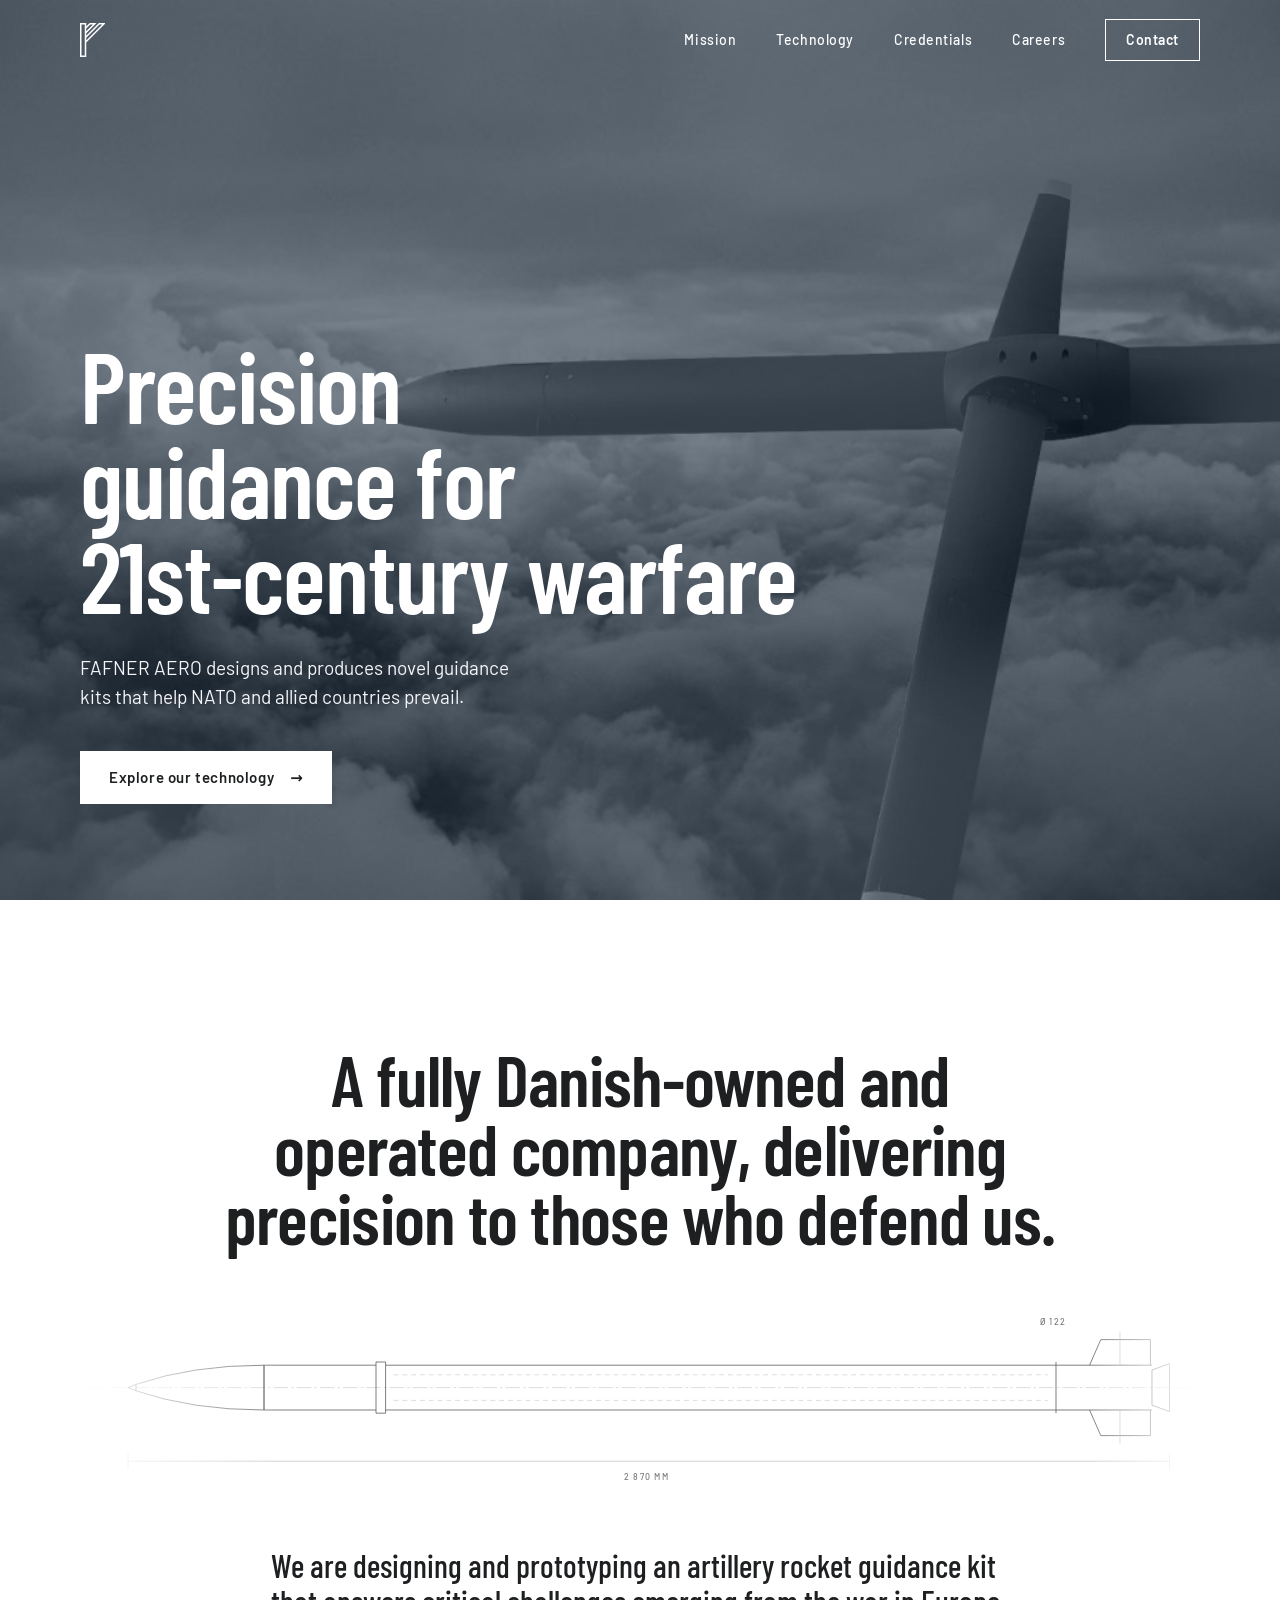
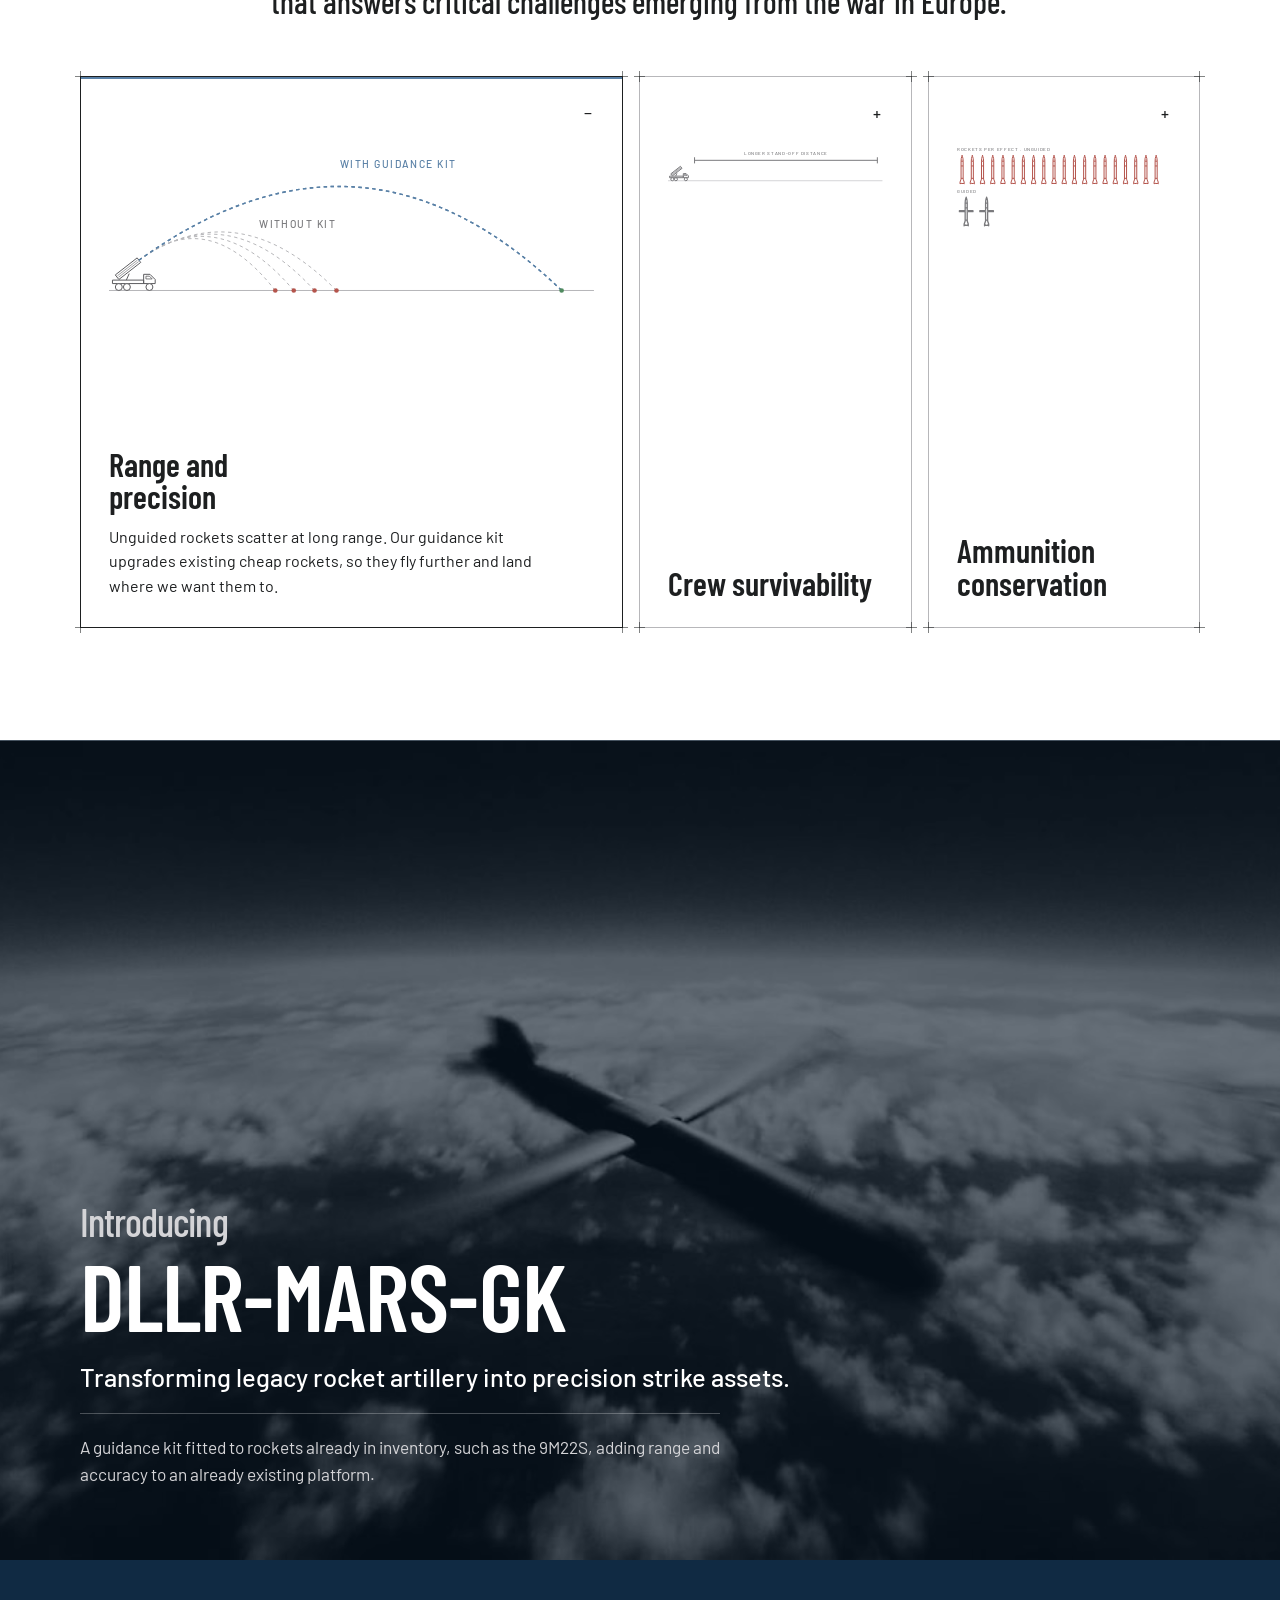
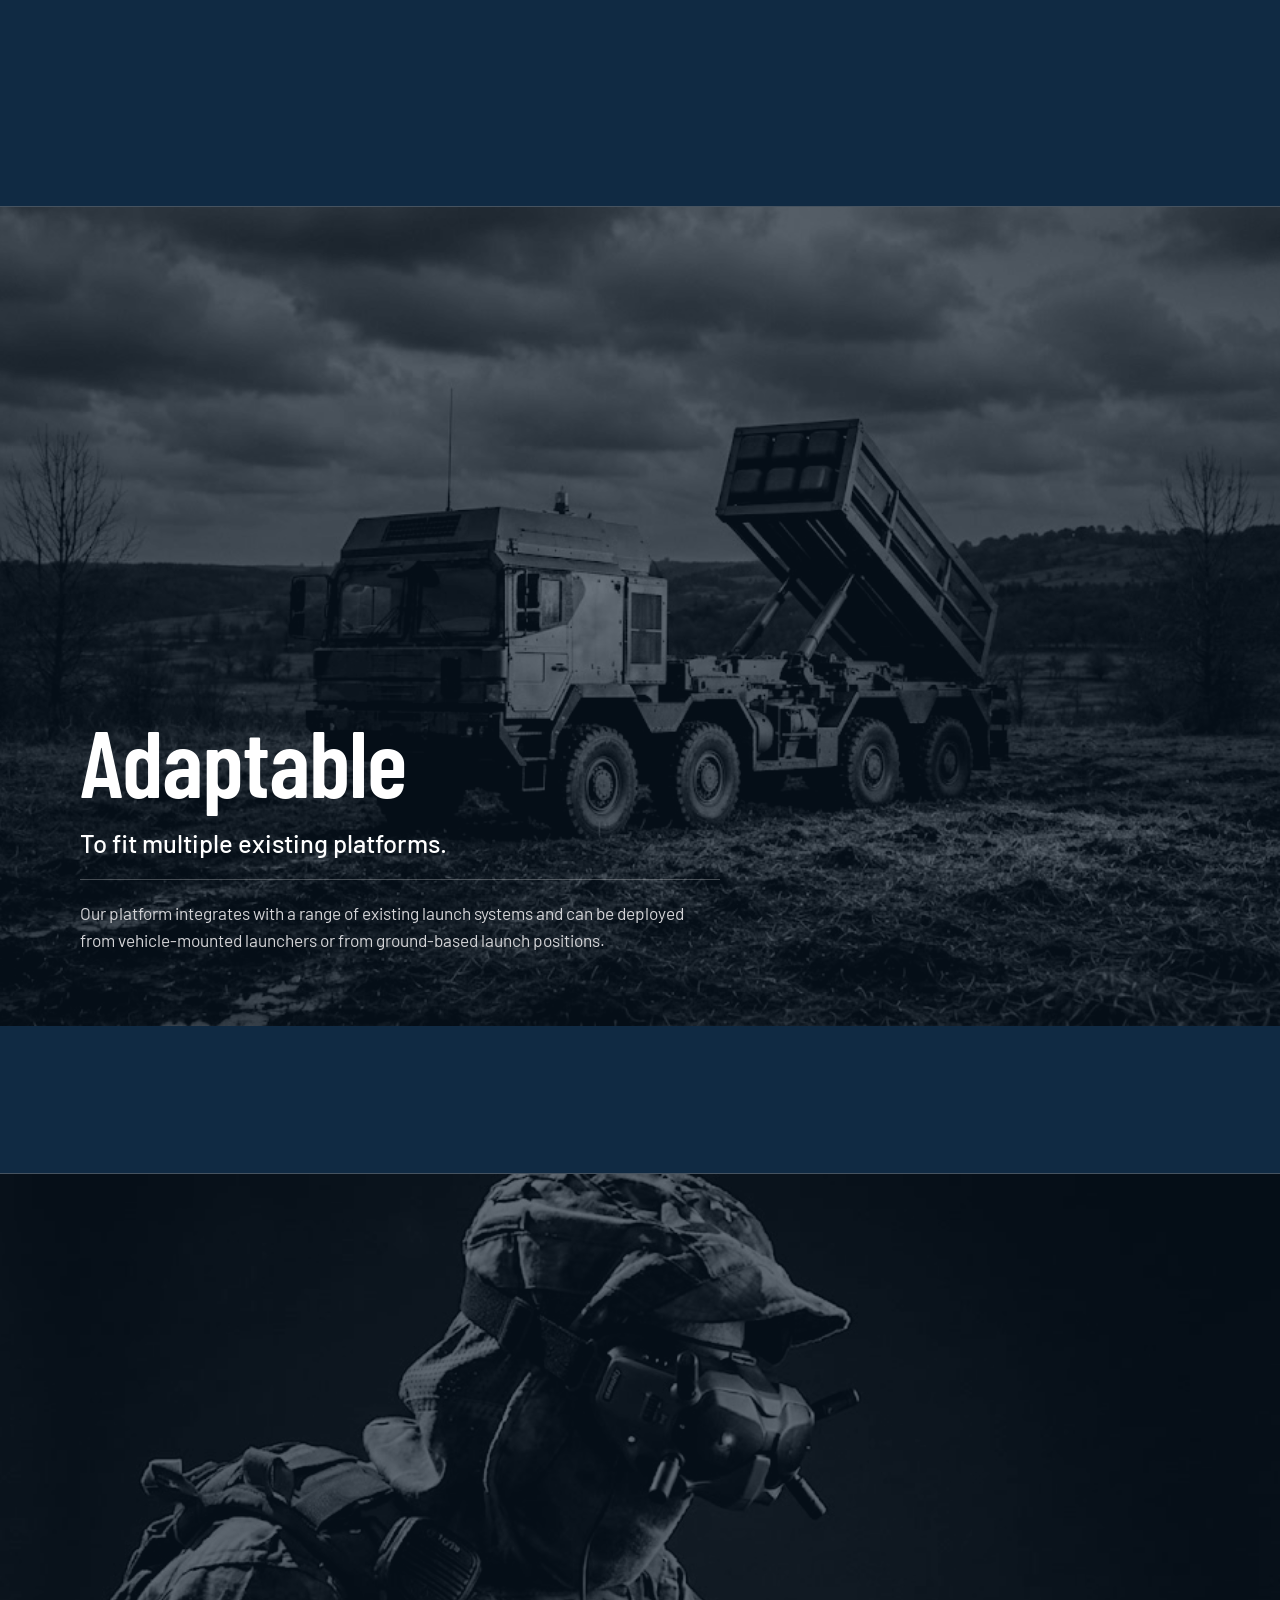
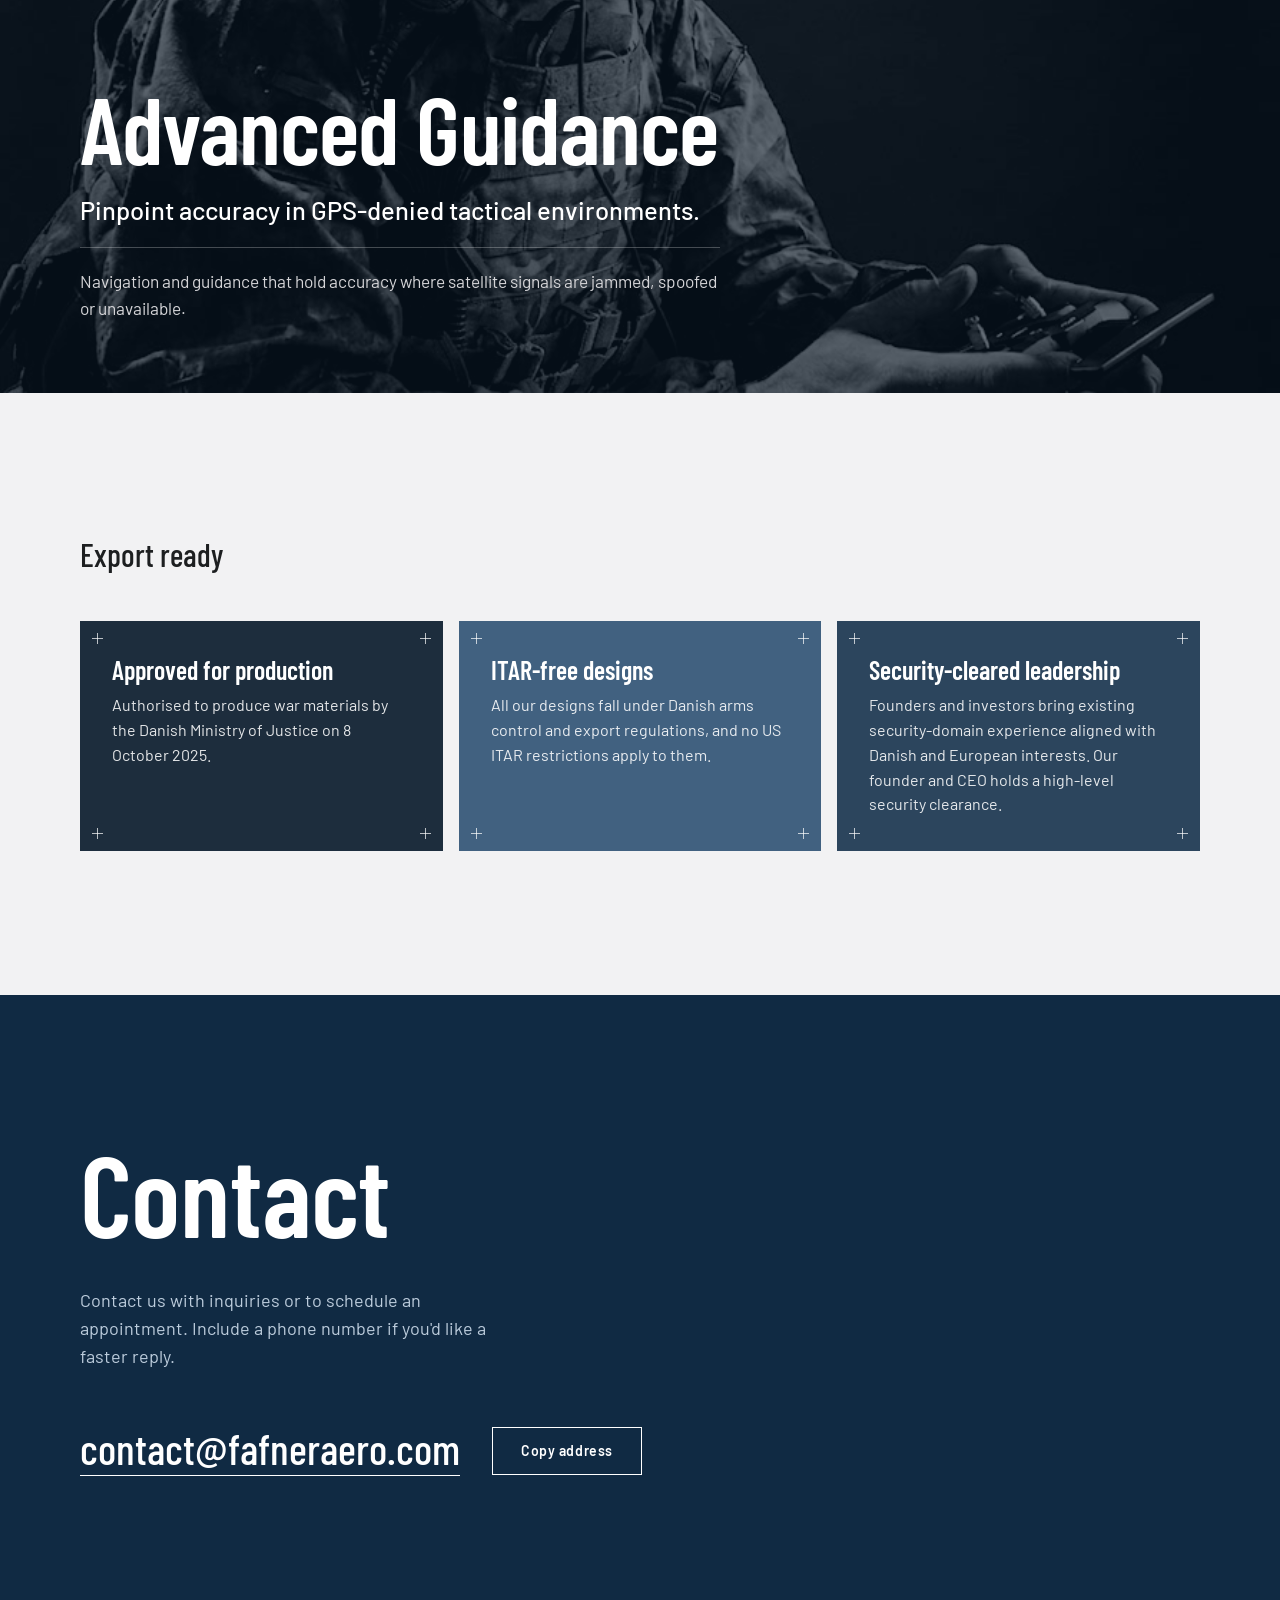
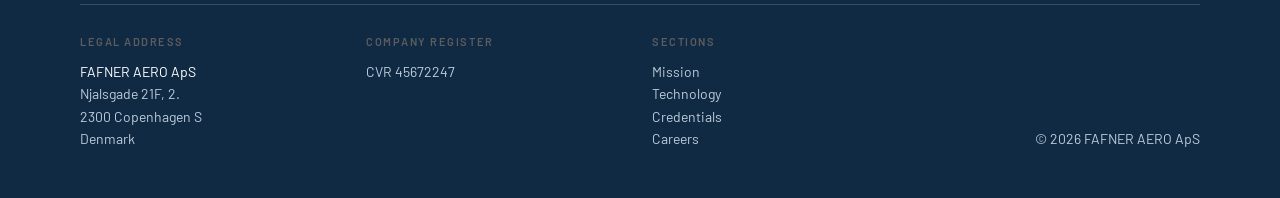
<file: index.html>
<!DOCTYPE html>
<html lang="en">
<head>
  <meta charset="utf-8">
  <meta name="viewport" content="width=device-width, initial-scale=1">
  <title>FAFNER AERO</title>
  <meta name="description" content="FAFNER AERO designs and produces novel guidance kits that help NATO and allied countries prevail. A Danish-owned defense technology company in Copenhagen.">
  <script>
    document.documentElement.className += ' js';
    setTimeout(function () { if (!window.__fafnerBooted) document.documentElement.classList.remove('js'); }, 3000);
  </script>
  <link rel="icon" href="assets/logo/favicon.svg" type="image/svg+xml">
  <link rel="icon" href="assets/logo/favicon-32.png" sizes="32x32" type="image/png">
  <link rel="apple-touch-icon" href="assets/logo/apple-touch-icon.png">
  <meta name="theme-color" content="#102a43">
  <link rel="preconnect" href="https://fonts.googleapis.com">
  <link rel="preconnect" href="https://fonts.gstatic.com" crossorigin>
  <link rel="stylesheet" href="https://fonts.googleapis.com/css2?family=Barlow:wght@400;500;600&family=Barlow+Condensed:wght@500;600&display=swap">
  <link rel="stylesheet" href="assets/site.css?v=202610242056">
  <link rel="preload" as="image" href="images/image-1.jpg">
</head>
<body>
  <a class="skip-link" href="#main">Skip to content</a>

  <header class="site-header is-overlay">
    <div class="wrap bar">
      <a class="brand" href="./" aria-label="FAFNER AERO, home"><svg class="brand-mark" viewBox="78 60 99 136" fill="none" stroke="currentColor" stroke-width="1.5" aria-hidden="true" focusable="false"><path d="M81 63H100V193H81Z M100 81L118 63H137L100 100 M100 118L155 63H174L100 137" vector-effect="non-scaling-stroke"/></svg></a>
      <nav class="nav" aria-label="Main">
        <a class="nav-link" href="#mission" data-spy="mission">Mission</a>
        <a class="nav-link" href="#technology" data-spy="technology">Technology</a>
        <a class="nav-link" href="#credentials" data-spy="credentials">Credentials</a>
        <a class="nav-link" href="careers/">Careers</a>
        <a class="btn btn-sm" href="#contact">Contact</a>
        <button class="menu-toggle" type="button" aria-expanded="false" aria-controls="mobile-nav">Menu</button>
      </nav>
    </div>
    <nav id="mobile-nav" class="mobile-nav wrap" aria-label="Main mobile">
      <a href="#mission">Mission</a>
      <a href="#technology">Technology</a>
      <a href="#credentials">Credentials</a>
      <a href="careers/">Careers</a>
      <a class="sheet-mail" href="mailto:contact@fafneraero.com">contact@fafneraero.com</a>
    </nav>
  </header>

  <main id="main">
    <!-- Hero -->
    <section class="home-hero" aria-labelledby="hero-title">
      <figure class="hero-bg duotone">
        <img src="images/image-1.jpg" alt="Guided rocket control fins above the clouds" width="1280" height="720">
      </figure>
      <div class="hero-shade" aria-hidden="true"></div>
      <div class="home-hero-content grid">
        <h1 id="hero-title" data-scramble>Precision guidance for <span style="white-space:nowrap">21st-century</span> warfare</h1>
        <p data-reveal style="--d:6">FAFNER AERO designs and produces novel guidance kits that help NATO and allied countries prevail.</p>
        <div class="hero-cta" data-reveal style="--d:8">
          <a class="btn btn-light" href="#technology">Explore our technology <span class="arr arr-right" aria-hidden="true">→</span></a>
        </div>
      </div>
    </section>

    <div class="over">
    <!-- Mission -->
    <section id="mission" class="mission anchor wrap grid" aria-label="Our mission">
      <p class="mission-statement" data-reveal style="--d:1">A fully Danish-owned and operated company, delivering precision to those who defend us.</p>
      <div class="mission-drawing" aria-hidden="true">
        <svg viewBox="0 38 1400 222" width="100%" fill="none">
        <g style="stroke:var(--color-neutral-700)" stroke-width="1">
        <line x1="10" y1="130" x2="1390" y2="130" stroke-dasharray="18 4 3 4" stroke-width=".6" style="stroke:var(--color-neutral-400)"></line>
        <path d="M60 130 L70 126 L70 134 Z"></path>
        <path d="M70 126 Q140 102 230 102 L230 158 Q140 158 70 134"></path>
        <path d="M230 102 V158"></path>
        <line x1="370" y1="98" x2="370" y2="162"></line><line x1="382" y1="98" x2="382" y2="162"></line>
        <path d="M370 98 H382 M370 162 H382"></path>
        <path d="M230 102 H370 M230 158 H370 M382 102 H1220 M382 158 H1220"></path>
        <path d="M392 114 H1210 M392 146 H1210" stroke-dasharray="6 5" stroke-width=".6" style="stroke:var(--color-neutral-400)"></path>
        <line x1="1220" y1="98" x2="1220" y2="162"></line>
        <path d="M1220 102 H1340 M1220 158 H1340"></path>
        <path d="M1262 102 L1276 70 H1338 V102"></path>
        <path d="M1262 158 L1276 190 H1338 V158"></path>
        <path d="M1340 108 L1362 100 V160 L1340 152 Z"></path>
        </g>
        <g style="stroke:var(--color-neutral-400)" stroke-width=".8">
        <path d="M60 232 V212 M1362 232 V212 M60 222 H1362"></path>
        <path d="M1300 102 V60 M1300 158 V200 M1292 102 H1308"></path>
        </g>
        <g style="fill:var(--color-neutral-600);font:500 11px var(--font-body);letter-spacing:.14em">
        <text x="680" y="246">2 870 MM</text>
        <text x="1200" y="52">Ø 122</text>
        </g>
        </svg>
      </div>
    </section>

    <!-- The problem we solve -->
    <section class="problem wrap grid" aria-label="The problem we solve">
      <p class="problem-lede" data-reveal data-reveal-late>We are designing and prototyping an artillery rocket guidance kit that answers critical challenges emerging from the war in Europe.</p>
      <div class="probs" data-reveal style="--d:2">
        <article class="prob blueprint is-open">
          <i class="corner tl"></i><i class="corner tr"></i><i class="corner bl"></i><i class="corner br"></i>
          <div class="prob-bar" aria-hidden="true"></div>
          <div class="prob-inner">
            <div class="prob-head"><span class="prob-sign" aria-hidden="true">−</span></div>
            <div class="prob-fig" aria-hidden="true">
            <svg data-range-anim viewBox="0 0 420 150" width="100%" height="150" fill="none" preserveAspectRatio="xMinYMid meet" style="display:block;overflow:visible">
            <line x1="0" y1="126" x2="420" y2="126" style="stroke:var(--color-neutral-400)" stroke-width="1"></line>
            <!-- launcher truck, facing the target: bed and cab, three wheels, and the
                 rocket pod raised 38° on the bed; rockets leave from the pod's front end -->
            <g style="stroke:var(--color-neutral-700)" stroke-width="1">
              <path d="M3 120 H40 M3 117 H30 V120 M3 117 V120"></path>
              <path d="M30 120 V112 H35.5 L40 116.5 V120"></path>
              <path d="M32 113.6 H35 L37.4 116 H32 Z" stroke-width=".8"></path>
              <circle cx="8.5" cy="123" r="3" style="fill:#fff"></circle>
              <circle cx="15.5" cy="123" r="3" style="fill:#fff"></circle>
              <circle cx="35" cy="123" r="3" style="fill:#fff"></circle>
              <path d="M15 117 L17.5 111.4"></path>
              <g transform="rotate(-38 7 114.5)">
                <rect x="7" y="112" width="24" height="5" style="fill:#fff"></rect>
                <path d="M8 113.7 H30 M8 115.3 H30" stroke-width=".6"></path>
              </g>
            </g>
            <!-- four unguided shots scatter short of the target -->
            <path data-ra-shot="0" data-ra-curve="25.9 99.8 86 52 144 126" d="M25.90 99.80L28.23 97.99M30.61 96.24L33.03 94.56M35.49 92.94L38.01 91.39M40.57 89.93L43.18 88.56M45.83 87.27L48.53 86.09M51.28 85.01L54.07 84.05M56.90 83.21L59.76 82.50M62.65 81.92L65.57 81.49M68.51 81.20L71.45 81.06M74.40 81.07L77.35 81.23M80.28 81.54L83.19 81.99M86.08 82.59L88.94 83.33M91.76 84.19L94.54 85.18M97.27 86.29L99.96 87.51M102.59 88.83L105.18 90.25M107.72 91.75L110.20 93.34M112.64 95.00L115.03 96.73M117.37 98.53L119.66 100.39M121.91 102.30L124.11 104.26M126.27 106.27L128.39 108.32M130.46 110.42L132.50 112.55M134.50 114.72L136.47 116.92M138.40 119.15L140.30 121.41M142.16 123.69L144.00 126.00" style="stroke:var(--color-neutral-400)" stroke-width="1"></path>
            <path data-ra-shot="1" data-ra-curve="25.9 99.8 94 48 160 126" d="M25.90 99.80L28.24 98.06M30.62 96.37L33.03 94.73M35.49 93.15L37.98 91.63M40.51 90.17L43.08 88.78M45.68 87.47L48.33 86.24M51.01 85.08L53.73 84.02M56.48 83.05L59.26 82.18M62.08 81.40L64.92 80.74M67.79 80.18L70.67 79.74M73.57 79.42L76.48 79.21M79.40 79.13L82.32 79.17M85.23 79.33L88.14 79.61M91.03 80.02L93.90 80.54M96.75 81.17L99.57 81.91M102.36 82.76L105.12 83.71M107.85 84.76L110.53 85.90M113.18 87.13L115.79 88.43M118.36 89.82L120.88 91.28M123.37 92.81L125.82 94.40M128.22 96.05L130.59 97.76M132.92 99.53L135.20 101.34M137.45 103.20L139.67 105.10M141.85 107.04L143.99 109.02M146.10 111.04L148.18 113.09M150.22 115.17L152.24 117.28M154.22 119.42L156.17 121.59M158.10 123.78L160.00 126.00" style="stroke:var(--color-neutral-400)" stroke-width="1"></path>
            <path data-ra-shot="2" data-ra-curve="25.9 99.8 103 44 178 126" d="M25.90 99.80L28.29 98.11M30.70 96.46L33.15 94.86M35.63 93.30L38.14 91.80M40.69 90.36L43.26 88.97M45.87 87.64L48.51 86.38M51.18 85.19L53.88 84.06M56.61 83.01L59.37 82.04M62.16 81.14L64.97 80.34M67.80 79.61L70.66 78.98M73.53 78.44L76.43 78.00M79.33 77.65L82.25 77.40M85.17 77.25L88.09 77.21M91.02 77.26L93.94 77.42M96.85 77.67L99.76 78.03M102.65 78.48L105.52 79.03M108.38 79.68L111.21 80.41M114.01 81.24L116.79 82.15M119.55 83.14L122.27 84.21M124.96 85.36L127.62 86.58M130.25 87.86L132.84 89.22M135.40 90.64L137.93 92.11M140.42 93.64L142.88 95.23M145.30 96.87L147.69 98.55M150.05 100.28L152.38 102.06M154.67 103.87L156.94 105.72M159.17 107.61L161.37 109.54M163.55 111.50L165.69 113.49M167.81 115.51L169.90 117.55M171.96 119.63L174.00 121.73M176.01 123.85L178.00 126.00" style="stroke:var(--color-neutral-400)" stroke-width="1"></path>
            <path data-ra-shot="3" data-ra-curve="25.9 99.8 112 40 197 126" d="M25.90 99.80L28.33 98.14M30.80 96.52L33.28 94.94M35.80 93.41L38.34 91.92M40.91 90.48L43.51 89.09M46.14 87.75L48.79 86.47M51.47 85.25L54.18 84.08M56.91 82.98L59.67 81.94M62.45 80.97L65.26 80.07M68.08 79.24L70.93 78.48M73.80 77.80L76.68 77.19M79.58 76.67L82.49 76.23M85.42 75.87L88.35 75.59M91.29 75.40L94.24 75.30M97.18 75.28L100.13 75.35M103.07 75.50L106.01 75.74M108.94 76.06L111.86 76.47M114.76 76.96L117.65 77.53M120.53 78.19L123.38 78.91M126.22 79.72L129.03 80.60M131.82 81.54L134.59 82.56M137.33 83.64L140.04 84.79M142.73 86.00L145.39 87.27M148.02 88.60L150.62 89.97M153.20 91.41L155.75 92.89M158.27 94.42L160.76 95.99M163.22 97.61L165.65 99.27M168.06 100.97L170.44 102.71M172.79 104.48L175.12 106.29M177.42 108.13L179.69 110.01M181.94 111.92L184.16 113.85M186.36 115.81L188.53 117.80M190.68 119.82L192.81 121.85M194.92 123.92L197.00 126.00" style="stroke:var(--color-neutral-400)" stroke-width="1"></path>
            <circle data-ra-dot="0" cx="144" cy="126" r="2" style="fill:var(--ra-miss)"></circle>
            <circle data-ra-dot="1" cx="160" cy="126" r="2" style="fill:var(--ra-miss)"></circle>
            <circle data-ra-dot="2" cx="178" cy="126" r="2" style="fill:var(--ra-miss)"></circle>
            <circle data-ra-dot="3" cx="197" cy="126" r="2" style="fill:var(--ra-miss)"></circle>
            <!-- two guided shots fly the same lane and land on the same point -->
            <path data-ra-shot="4" data-ra-guided data-ra-curve="25.9 99.8 220 -40 392 126" d="M25.90 99.80L28.35 98.05M30.81 96.32L33.27 94.60M35.75 92.89L38.24 91.21M40.75 89.54L43.26 87.88M45.78 86.25L48.32 84.63M50.87 83.03L53.43 81.45M56.00 79.89L58.58 78.34M61.17 76.82L63.78 75.31M66.39 73.83L69.02 72.37M71.66 70.93L74.31 69.51M76.98 68.11L79.65 66.74M82.34 65.39L85.04 64.06M87.75 62.75L90.47 61.47M93.20 60.21L95.95 58.99M98.71 57.78L101.48 56.61M104.26 55.46L107.05 54.34M109.85 53.24L112.66 52.17M115.48 51.14L118.32 50.13M121.16 49.15L124.02 48.21M126.88 47.29L129.76 46.41M132.64 45.55L135.54 44.74M138.44 43.95L141.35 43.20M144.28 42.48L147.20 41.79M150.14 41.14L153.09 40.53M156.04 39.95L159.00 39.41M161.96 38.91L164.94 38.44M167.91 38.02L170.90 37.63M173.88 37.28L176.88 36.97M179.87 36.69L182.87 36.46M185.87 36.27L188.88 36.11M191.88 36.00L194.89 35.93M197.90 35.90L200.91 35.90M203.91 35.95L206.92 36.05M209.92 36.18L212.93 36.35M215.93 36.56L218.93 36.82M221.92 37.12L224.91 37.45M227.89 37.83L230.87 38.25M233.84 38.71L236.81 39.21M239.77 39.74L242.72 40.32M245.67 40.94L248.60 41.60M251.53 42.29L254.44 43.03M257.35 43.80L260.25 44.61M263.14 45.45L266.01 46.34M268.88 47.25L271.73 48.21M274.57 49.20L277.40 50.23M280.21 51.29L283.01 52.38M285.80 53.51L288.58 54.67M291.34 55.86L294.09 57.08M296.82 58.34L299.54 59.62M302.25 60.93L304.94 62.28M307.62 63.65L310.28 65.05M312.93 66.48L315.56 67.94M318.17 69.42L320.78 70.93M323.36 72.46L325.94 74.02M328.49 75.60L331.04 77.21M333.56 78.84L336.07 80.50M338.57 82.18L341.05 83.88M343.52 85.60L345.97 87.34M348.41 89.10L350.83 90.89M353.24 92.69L355.63 94.51M358.01 96.35L360.38 98.21M362.73 100.09L365.06 101.99M367.38 103.90L369.69 105.83M371.98 107.78L374.26 109.75M376.52 111.73L378.77 113.72M381.01 115.73L383.24 117.76M385.45 119.80L387.64 121.85M389.83 123.92L392.00 126.00" style="stroke:var(--prob-stroke)" stroke-width="1.4"></path>
            <path data-ra-shot="5" data-ra-guided data-ra-curve="25.9 99.8 220 -40 392 126" d="M25.90 99.80L28.35 98.05M30.81 96.32L33.27 94.60M35.75 92.89L38.24 91.21M40.75 89.54L43.26 87.88M45.78 86.25L48.32 84.63M50.87 83.03L53.43 81.45M56.00 79.89L58.58 78.34M61.17 76.82L63.78 75.31M66.39 73.83L69.02 72.37M71.66 70.93L74.31 69.51M76.98 68.11L79.65 66.74M82.34 65.39L85.04 64.06M87.75 62.75L90.47 61.47M93.20 60.21L95.95 58.99M98.71 57.78L101.48 56.61M104.26 55.46L107.05 54.34M109.85 53.24L112.66 52.17M115.48 51.14L118.32 50.13M121.16 49.15L124.02 48.21M126.88 47.29L129.76 46.41M132.64 45.55L135.54 44.74M138.44 43.95L141.35 43.20M144.28 42.48L147.20 41.79M150.14 41.14L153.09 40.53M156.04 39.95L159.00 39.41M161.96 38.91L164.94 38.44M167.91 38.02L170.90 37.63M173.88 37.28L176.88 36.97M179.87 36.69L182.87 36.46M185.87 36.27L188.88 36.11M191.88 36.00L194.89 35.93M197.90 35.90L200.91 35.90M203.91 35.95L206.92 36.05M209.92 36.18L212.93 36.35M215.93 36.56L218.93 36.82M221.92 37.12L224.91 37.45M227.89 37.83L230.87 38.25M233.84 38.71L236.81 39.21M239.77 39.74L242.72 40.32M245.67 40.94L248.60 41.60M251.53 42.29L254.44 43.03M257.35 43.80L260.25 44.61M263.14 45.45L266.01 46.34M268.88 47.25L271.73 48.21M274.57 49.20L277.40 50.23M280.21 51.29L283.01 52.38M285.80 53.51L288.58 54.67M291.34 55.86L294.09 57.08M296.82 58.34L299.54 59.62M302.25 60.93L304.94 62.28M307.62 63.65L310.28 65.05M312.93 66.48L315.56 67.94M318.17 69.42L320.78 70.93M323.36 72.46L325.94 74.02M328.49 75.60L331.04 77.21M333.56 78.84L336.07 80.50M338.57 82.18L341.05 83.88M343.52 85.60L345.97 87.34M348.41 89.10L350.83 90.89M353.24 92.69L355.63 94.51M358.01 96.35L360.38 98.21M362.73 100.09L365.06 101.99M367.38 103.90L369.69 105.83M371.98 107.78L374.26 109.75M376.52 111.73L378.77 113.72M381.01 115.73L383.24 117.76M385.45 119.80L387.64 121.85M389.83 123.92L392.00 126.00" style="stroke:var(--prob-stroke)" stroke-width="1.4"></path>
            <circle data-ra-dot="4" cx="392" cy="126" r="2" style="fill:var(--ra-hit)"></circle>
            <g style="font:500 9px var(--font-body);letter-spacing:.14em">
              <text data-ra-label="without" x="130" y="72" style="fill:var(--color-neutral-600)">WITHOUT KIT</text>
              <text data-ra-label="with" x="200" y="20" style="fill:var(--prob-stroke)">WITH GUIDANCE KIT</text>
            </g>
            </svg>
            </div>
            <div class="prob-text">
              <h3><button class="prob-toggle" type="button" aria-expanded="true" aria-controls="prob-more-1">Range and precision</button></h3>
              <div class="prob-more" id="prob-more-1"><p>Unguided rockets scatter at long range. Our guidance kit upgrades existing cheap rockets, so they fly further and land where we want them to.</p></div>
            </div>
          </div>
        </article>
        <article class="prob blueprint">
          <i class="corner tl"></i><i class="corner tr"></i><i class="corner bl"></i><i class="corner br"></i>
          <div class="prob-bar" aria-hidden="true"></div>
          <div class="prob-inner">
            <div class="prob-head"><span class="prob-sign" aria-hidden="true">+</span></div>
            <div class="prob-fig" aria-hidden="true">
            <svg data-crew-anim viewBox="0 0 420 150" width="100%" height="150" fill="none" preserveAspectRatio="xMinYMid meet" style="display:block;overflow:visible">
            <line x1="0" y1="70" x2="420" y2="70" style="stroke:var(--color-neutral-300)" stroke-width="1"></line>

            <!-- forward launcher, close to the front: hit and struck through -->
            <g data-cr="a" transform="translate(230 -56)" style="opacity:0">
              <g style="stroke:var(--ra-miss)" stroke-width="1">
                <path d="M3 120 H40 M3 117 H30 V120 M3 117 V120"></path>
                <path d="M30 120 V112 H35.5 L40 116.5 V120"></path>
                <path d="M32 113.6 H35 L37.4 116 H32 Z" stroke-width=".8"></path>
                <circle cx="8.5" cy="123" r="3" style="fill:#fff"></circle>
                <circle cx="15.5" cy="123" r="3" style="fill:#fff"></circle>
                <circle cx="35" cy="123" r="3" style="fill:#fff"></circle>
                <path d="M15 117 L17.5 111.4"></path>
                <g transform="rotate(-38 7 114.5)">
                  <rect x="7" y="112" width="24" height="5" style="fill:#fff"></rect>
                  <path d="M8 113.7 H30 M8 115.3 H30" stroke-width=".6"></path>
                </g>
              </g>
              <path data-cr="cross" d="M-2 98 L45 129" style="stroke:var(--ra-miss);opacity:0" stroke-width="1.6"></path>
            </g>
            <!-- counter-fire from the front -->
            <path data-cr="in" data-cr-curve="420 6 350 -22 251 58" d="M0 0" style="stroke:var(--color-neutral-500);opacity:0" stroke-width="1"></path>

            <!-- launcher far back on the left: never hit -->
            <g data-cr="b" transform="translate(0 -56)">
              <g style="stroke:var(--prob-stroke)" stroke-width="1">
                <path d="M3 120 H40 M3 117 H30 V120 M3 117 V120"></path>
                <path d="M30 120 V112 H35.5 L40 116.5 V120"></path>
                <path d="M32 113.6 H35 L37.4 116 H32 Z" stroke-width=".8"></path>
                <circle cx="8.5" cy="123" r="3" style="fill:#fff"></circle>
                <circle cx="15.5" cy="123" r="3" style="fill:#fff"></circle>
                <circle cx="35" cy="123" r="3" style="fill:#fff"></circle>
                <path d="M15 117 L17.5 111.4"></path>
                <g transform="rotate(-38 7 114.5)">
                  <rect x="7" y="112" width="24" height="5" style="fill:#fff"></rect>
                  <path d="M8 113.7 H30 M8 115.3 H30" stroke-width=".6"></path>
                </g>
              </g>
            </g>
            <!-- stand-off distance from the rear launcher to the front -->
            <path data-cr="bar" d="M52 30 H410" style="stroke:var(--prob-stroke)" stroke-width="1"></path>
            <path data-cr="tick-l" d="M52 24 V36" style="stroke:var(--prob-stroke)" stroke-width="1"></path>
            <path data-cr="tick-r" d="M410 24 V36" style="stroke:var(--prob-stroke)" stroke-width="1"></path>
            <g style="font:500 9px var(--font-body);letter-spacing:.14em"><text data-cr="label" x="231" y="20" text-anchor="middle" style="fill:var(--prob-stroke)">LONGER STAND-OFF DISTANCE</text></g>
            </svg>
            </div>
            <div class="prob-text">
              <h3><button class="prob-toggle" type="button" aria-expanded="false" aria-controls="prob-more-2">Crew survivability</button></h3>
              <div class="prob-more" id="prob-more-2"><p>Crew safety is an often-overlooked need. A longer stand-off distance keeps launcher crews further from the front and less exposed to counter-fire.</p></div>
            </div>
          </div>
        </article>
        <article class="prob blueprint">
          <i class="corner tl"></i><i class="corner tr"></i><i class="corner bl"></i><i class="corner br"></i>
          <div class="prob-bar" aria-hidden="true"></div>
          <div class="prob-inner">
            <div class="prob-head"><span class="prob-sign" aria-hidden="true">+</span></div>
            <div class="prob-fig" aria-hidden="true">
            <svg data-supply-anim viewBox="0 0 420 160" width="100%" height="160" fill="none" preserveAspectRatio="xMinYMid meet" style="display:block;overflow:visible">
              <!-- 9M22S-style rockets per effect: 20 unguided (red) over 2 guided with the kit's wings (blue) -->
              <g style="font:500 9px var(--font-body);letter-spacing:.14em"><text data-sp-label="miss" x="0" y="12" style="fill:var(--color-neutral-600)">ROCKETS PER EFFECT · UNGUIDED</text><text data-sp-label="hit" x="0" y="94" style="fill:var(--prob-stroke)">GUIDED</text></g>
              <g class="rk rk-miss" transform="translate(10 20) scale(.78)"><g data-sp-rocket="miss"><path d="M-0.7 3 L0 0 L0.7 3 Q2.6 7 2.6 15 V60 L5.2 67.5 V72 L2.3 70 V71 H-2.3 V70 L-5.2 72 V67.5 L-2.6 60 V15 Q-2.6 7 -0.7 3 Z"></path><path d="M-2.6 15 H2.6 M-2.6 27 H2.6 M-2.6 58 H2.6" fill="none"></path></g></g>
              <g class="rk rk-miss" transform="translate(30 20) scale(.78)"><g data-sp-rocket="miss"><path d="M-0.7 3 L0 0 L0.7 3 Q2.6 7 2.6 15 V60 L5.2 67.5 V72 L2.3 70 V71 H-2.3 V70 L-5.2 72 V67.5 L-2.6 60 V15 Q-2.6 7 -0.7 3 Z"></path><path d="M-2.6 15 H2.6 M-2.6 27 H2.6 M-2.6 58 H2.6" fill="none"></path></g></g>
              <g class="rk rk-miss" transform="translate(50 20) scale(.78)"><g data-sp-rocket="miss"><path d="M-0.7 3 L0 0 L0.7 3 Q2.6 7 2.6 15 V60 L5.2 67.5 V72 L2.3 70 V71 H-2.3 V70 L-5.2 72 V67.5 L-2.6 60 V15 Q-2.6 7 -0.7 3 Z"></path><path d="M-2.6 15 H2.6 M-2.6 27 H2.6 M-2.6 58 H2.6" fill="none"></path></g></g>
              <g class="rk rk-miss" transform="translate(70 20) scale(.78)"><g data-sp-rocket="miss"><path d="M-0.7 3 L0 0 L0.7 3 Q2.6 7 2.6 15 V60 L5.2 67.5 V72 L2.3 70 V71 H-2.3 V70 L-5.2 72 V67.5 L-2.6 60 V15 Q-2.6 7 -0.7 3 Z"></path><path d="M-2.6 15 H2.6 M-2.6 27 H2.6 M-2.6 58 H2.6" fill="none"></path></g></g>
              <g class="rk rk-miss" transform="translate(90 20) scale(.78)"><g data-sp-rocket="miss"><path d="M-0.7 3 L0 0 L0.7 3 Q2.6 7 2.6 15 V60 L5.2 67.5 V72 L2.3 70 V71 H-2.3 V70 L-5.2 72 V67.5 L-2.6 60 V15 Q-2.6 7 -0.7 3 Z"></path><path d="M-2.6 15 H2.6 M-2.6 27 H2.6 M-2.6 58 H2.6" fill="none"></path></g></g>
              <g class="rk rk-miss" transform="translate(110 20) scale(.78)"><g data-sp-rocket="miss"><path d="M-0.7 3 L0 0 L0.7 3 Q2.6 7 2.6 15 V60 L5.2 67.5 V72 L2.3 70 V71 H-2.3 V70 L-5.2 72 V67.5 L-2.6 60 V15 Q-2.6 7 -0.7 3 Z"></path><path d="M-2.6 15 H2.6 M-2.6 27 H2.6 M-2.6 58 H2.6" fill="none"></path></g></g>
              <g class="rk rk-miss" transform="translate(130 20) scale(.78)"><g data-sp-rocket="miss"><path d="M-0.7 3 L0 0 L0.7 3 Q2.6 7 2.6 15 V60 L5.2 67.5 V72 L2.3 70 V71 H-2.3 V70 L-5.2 72 V67.5 L-2.6 60 V15 Q-2.6 7 -0.7 3 Z"></path><path d="M-2.6 15 H2.6 M-2.6 27 H2.6 M-2.6 58 H2.6" fill="none"></path></g></g>
              <g class="rk rk-miss" transform="translate(150 20) scale(.78)"><g data-sp-rocket="miss"><path d="M-0.7 3 L0 0 L0.7 3 Q2.6 7 2.6 15 V60 L5.2 67.5 V72 L2.3 70 V71 H-2.3 V70 L-5.2 72 V67.5 L-2.6 60 V15 Q-2.6 7 -0.7 3 Z"></path><path d="M-2.6 15 H2.6 M-2.6 27 H2.6 M-2.6 58 H2.6" fill="none"></path></g></g>
              <g class="rk rk-miss" transform="translate(170 20) scale(.78)"><g data-sp-rocket="miss"><path d="M-0.7 3 L0 0 L0.7 3 Q2.6 7 2.6 15 V60 L5.2 67.5 V72 L2.3 70 V71 H-2.3 V70 L-5.2 72 V67.5 L-2.6 60 V15 Q-2.6 7 -0.7 3 Z"></path><path d="M-2.6 15 H2.6 M-2.6 27 H2.6 M-2.6 58 H2.6" fill="none"></path></g></g>
              <g class="rk rk-miss" transform="translate(190 20) scale(.78)"><g data-sp-rocket="miss"><path d="M-0.7 3 L0 0 L0.7 3 Q2.6 7 2.6 15 V60 L5.2 67.5 V72 L2.3 70 V71 H-2.3 V70 L-5.2 72 V67.5 L-2.6 60 V15 Q-2.6 7 -0.7 3 Z"></path><path d="M-2.6 15 H2.6 M-2.6 27 H2.6 M-2.6 58 H2.6" fill="none"></path></g></g>
              <g class="rk rk-miss" transform="translate(210 20) scale(.78)"><g data-sp-rocket="miss"><path d="M-0.7 3 L0 0 L0.7 3 Q2.6 7 2.6 15 V60 L5.2 67.5 V72 L2.3 70 V71 H-2.3 V70 L-5.2 72 V67.5 L-2.6 60 V15 Q-2.6 7 -0.7 3 Z"></path><path d="M-2.6 15 H2.6 M-2.6 27 H2.6 M-2.6 58 H2.6" fill="none"></path></g></g>
              <g class="rk rk-miss" transform="translate(230 20) scale(.78)"><g data-sp-rocket="miss"><path d="M-0.7 3 L0 0 L0.7 3 Q2.6 7 2.6 15 V60 L5.2 67.5 V72 L2.3 70 V71 H-2.3 V70 L-5.2 72 V67.5 L-2.6 60 V15 Q-2.6 7 -0.7 3 Z"></path><path d="M-2.6 15 H2.6 M-2.6 27 H2.6 M-2.6 58 H2.6" fill="none"></path></g></g>
              <g class="rk rk-miss" transform="translate(250 20) scale(.78)"><g data-sp-rocket="miss"><path d="M-0.7 3 L0 0 L0.7 3 Q2.6 7 2.6 15 V60 L5.2 67.5 V72 L2.3 70 V71 H-2.3 V70 L-5.2 72 V67.5 L-2.6 60 V15 Q-2.6 7 -0.7 3 Z"></path><path d="M-2.6 15 H2.6 M-2.6 27 H2.6 M-2.6 58 H2.6" fill="none"></path></g></g>
              <g class="rk rk-miss" transform="translate(270 20) scale(.78)"><g data-sp-rocket="miss"><path d="M-0.7 3 L0 0 L0.7 3 Q2.6 7 2.6 15 V60 L5.2 67.5 V72 L2.3 70 V71 H-2.3 V70 L-5.2 72 V67.5 L-2.6 60 V15 Q-2.6 7 -0.7 3 Z"></path><path d="M-2.6 15 H2.6 M-2.6 27 H2.6 M-2.6 58 H2.6" fill="none"></path></g></g>
              <g class="rk rk-miss" transform="translate(290 20) scale(.78)"><g data-sp-rocket="miss"><path d="M-0.7 3 L0 0 L0.7 3 Q2.6 7 2.6 15 V60 L5.2 67.5 V72 L2.3 70 V71 H-2.3 V70 L-5.2 72 V67.5 L-2.6 60 V15 Q-2.6 7 -0.7 3 Z"></path><path d="M-2.6 15 H2.6 M-2.6 27 H2.6 M-2.6 58 H2.6" fill="none"></path></g></g>
              <g class="rk rk-miss" transform="translate(310 20) scale(.78)"><g data-sp-rocket="miss"><path d="M-0.7 3 L0 0 L0.7 3 Q2.6 7 2.6 15 V60 L5.2 67.5 V72 L2.3 70 V71 H-2.3 V70 L-5.2 72 V67.5 L-2.6 60 V15 Q-2.6 7 -0.7 3 Z"></path><path d="M-2.6 15 H2.6 M-2.6 27 H2.6 M-2.6 58 H2.6" fill="none"></path></g></g>
              <g class="rk rk-miss" transform="translate(330 20) scale(.78)"><g data-sp-rocket="miss"><path d="M-0.7 3 L0 0 L0.7 3 Q2.6 7 2.6 15 V60 L5.2 67.5 V72 L2.3 70 V71 H-2.3 V70 L-5.2 72 V67.5 L-2.6 60 V15 Q-2.6 7 -0.7 3 Z"></path><path d="M-2.6 15 H2.6 M-2.6 27 H2.6 M-2.6 58 H2.6" fill="none"></path></g></g>
              <g class="rk rk-miss" transform="translate(350 20) scale(.78)"><g data-sp-rocket="miss"><path d="M-0.7 3 L0 0 L0.7 3 Q2.6 7 2.6 15 V60 L5.2 67.5 V72 L2.3 70 V71 H-2.3 V70 L-5.2 72 V67.5 L-2.6 60 V15 Q-2.6 7 -0.7 3 Z"></path><path d="M-2.6 15 H2.6 M-2.6 27 H2.6 M-2.6 58 H2.6" fill="none"></path></g></g>
              <g class="rk rk-miss" transform="translate(370 20) scale(.78)"><g data-sp-rocket="miss"><path d="M-0.7 3 L0 0 L0.7 3 Q2.6 7 2.6 15 V60 L5.2 67.5 V72 L2.3 70 V71 H-2.3 V70 L-5.2 72 V67.5 L-2.6 60 V15 Q-2.6 7 -0.7 3 Z"></path><path d="M-2.6 15 H2.6 M-2.6 27 H2.6 M-2.6 58 H2.6" fill="none"></path></g></g>
              <g class="rk rk-miss" transform="translate(390 20) scale(.78)"><g data-sp-rocket="miss"><path d="M-0.7 3 L0 0 L0.7 3 Q2.6 7 2.6 15 V60 L5.2 67.5 V72 L2.3 70 V71 H-2.3 V70 L-5.2 72 V67.5 L-2.6 60 V15 Q-2.6 7 -0.7 3 Z"></path><path d="M-2.6 15 H2.6 M-2.6 27 H2.6 M-2.6 58 H2.6" fill="none"></path></g></g>
              <g class="rk rk-hit" transform="translate(18 102) scale(.78)"><g data-sp-rocket="hit"><path d="M-0.7 3 L0 0 L0.7 3 Q2.6 7 2.6 15 V60 L5.2 67.5 V72 L2.3 70 V71 H-2.3 V70 L-5.2 72 V67.5 L-2.6 60 V15 Q-2.6 7 -0.7 3 Z"></path><path d="M-2.6 15 H2.6 M-2.6 27 H2.6 M-2.6 58 H2.6" fill="none"></path><path class="wing" d="M2.6 34 H17 V36.6 H2.6"></path><path class="wing" d="M-2.6 34 H-17 V36.6 H-2.6"></path></g></g>
              <g class="rk rk-hit" transform="translate(58 102) scale(.78)"><g data-sp-rocket="hit"><path d="M-0.7 3 L0 0 L0.7 3 Q2.6 7 2.6 15 V60 L5.2 67.5 V72 L2.3 70 V71 H-2.3 V70 L-5.2 72 V67.5 L-2.6 60 V15 Q-2.6 7 -0.7 3 Z"></path><path d="M-2.6 15 H2.6 M-2.6 27 H2.6 M-2.6 58 H2.6" fill="none"></path><path class="wing" d="M2.6 34 H17 V36.6 H2.6"></path><path class="wing" d="M-2.6 34 H-17 V36.6 H-2.6"></path></g></g>
            </svg>
            </div>
            <div class="prob-text">
              <h3><button class="prob-toggle" type="button" aria-expanded="false" aria-controls="prob-more-3">Ammunition conservation</button></h3>
              <div class="prob-more" id="prob-more-3"><p>When rockets land where they are aimed, far fewer are needed for the same effect. This makes existing stockpiles last longer.</p></div>
            </div>
          </div>
        </article>
      </div>
    </section>

    <!-- Technology -->
    <section id="technology" class="technology dark anchor wrap grid" aria-labelledby="technology-title">
      <h2 id="technology-title" class="sr-only">What we offer</h2>
      <div class="offers">
        <article class="offer" id="dllr-mars" aria-labelledby="dllr-mars-title">
          <div class="offer-media reveal-img"><div class="frame duotone"><img src="images/opt/uav-clouds-2.jpg" alt="Loitering munition in flight above the clouds" width="1024" height="576" loading="lazy"></div></div>
          <div class="offer-inner wrap">
            <div class="offer-text">
              <h3 id="dllr-mars-title" data-reveal><span class="offer-pre">Introducing</span> DLLR-MARS-GK</h3>
              <p class="offer-line" data-reveal style="--d:1">Transforming legacy rocket artillery into precision strike assets.</p>
              <p class="offer-para" data-reveal style="--d:2">A guidance kit fitted to rockets already in inventory, such as the 9M22S, adding range and accuracy to an already existing platform.</p>
            </div>
          </div>
        </article>
        <article class="offer" id="uav-systems" aria-labelledby="uav-systems-title">
          <div class="offer-media reveal-img"><div class="frame duotone"><img src="images/opt/launcher-field.jpg" alt="Multiple rocket launcher vehicle in a field with its launch pod raised" width="1024" height="576" loading="lazy"></div></div>
          <div class="offer-inner wrap">
            <div class="offer-text">
              <h3 id="uav-systems-title" data-reveal>Adaptable</h3>
              <p class="offer-line" data-reveal style="--d:1">To fit multiple existing platforms.</p>
              <p class="offer-para" data-reveal style="--d:2">Our platform integrates with a range of existing launch systems and can be deployed from vehicle-mounted launchers or from ground-based launch positions.</p>
            </div>
          </div>
        </article>
        <article class="offer" id="advanced-guidance" aria-labelledby="advanced-guidance-title">
          <div class="offer-media reveal-img"><div class="frame duotone"><img src="images/opt/drone-operator-2.jpg" alt="Soldier in camouflage wearing drone goggles and holding a hand controller" width="1024" height="572" loading="lazy"></div></div>
          <div class="offer-inner wrap">
            <div class="offer-text">
              <h3 id="advanced-guidance-title" data-reveal>Advanced Guidance</h3>
              <p class="offer-line" data-reveal style="--d:1">Pinpoint accuracy in GPS-denied tactical environments.</p>
              <p class="offer-para" data-reveal style="--d:2">Navigation and guidance that hold accuracy where satellite signals are jammed, spoofed or unavailable.</p>
            </div>
          </div>
        </article>
      </div>
    </section>

    <!-- Credentials -->
    <section id="credentials" class="credentials anchor wrap grid" aria-labelledby="credentials-title">
      <div class="sec-rule" aria-hidden="true"></div>
      <h2 id="credentials-title" class="h2" data-reveal style="--d:1">Export ready</h2>
      <ul class="cred-cards" role="list">
        <li class="cred-card" data-reveal style="--d:1">
          <i class="mark tl"></i><i class="mark tr"></i><i class="mark bl"></i><i class="mark br"></i>
          <h3>Approved for production</h3>
          <p>Authorised to produce war materials by the Danish Ministry of Justice on 8 October 2025.</p>
        </li>
        <li class="cred-card" data-reveal style="--d:2">
          <i class="mark tl"></i><i class="mark tr"></i><i class="mark bl"></i><i class="mark br"></i>
          <h3>ITAR-free designs</h3>
          <p>All our designs fall under Danish arms control and export regulations, and no US ITAR restrictions apply to them.</p>
        </li>
        <li class="cred-card" data-reveal style="--d:3">
          <i class="mark tl"></i><i class="mark tr"></i><i class="mark bl"></i><i class="mark br"></i>
          <h3>Security-cleared leadership</h3>
          <p>Founders and investors bring existing security-domain experience aligned with Danish and European interests. Our founder and CEO holds a high-level security clearance.</p>
        </li>
      </ul>
    </section>
    </div>
  </main>

  <!-- Contact -->
  <footer id="contact" class="contact anchor wrap grid" aria-labelledby="contact-title">
    <h2 id="contact-title" data-reveal style="--d:1">Contact</h2>
    <p class="contact-intro" data-reveal style="--d:4">Contact us with inquiries or to schedule an appointment. Include a phone number if you'd like a faster reply.</p>
    <div class="contact-actions" data-reveal style="--d:6">
      <a class="email-link" href="mailto:contact@fafneraero.com">contact@fafneraero.com</a>
      <button class="copy-btn" type="button" data-copy="contact@fafneraero.com" aria-describedby="copy-status">Copy address</button>
      <span id="copy-status" class="sr-only" aria-live="polite"></span>
    </div>
    <div class="contact-foot grid ruled">
      <div class="cf-1" data-reveal style="--d:1"><div class="label">Legal address</div><strong>FAFNER AERO ApS</strong><br>Njalsgade 21F, 2.<br>2300 Copenhagen S<br>Denmark</div>
      <div class="cf-2" data-reveal style="--d:2"><div class="label">Company register</div>CVR 45672247</div>
      <nav class="cf-3" aria-label="Sections" data-reveal style="--d:3"><div class="label">Sections</div><a href="#mission">Mission</a><a href="#technology">Technology</a><a href="#credentials">Credentials</a><a href="careers/">Careers</a></nav>
      <div class="cf-4" data-reveal style="--d:4">© 2026 FAFNER AERO ApS</div>
    </div>
  </footer>

  <script src="assets/site.js?v=202610242056"></script>
</body>
</html>
</file>
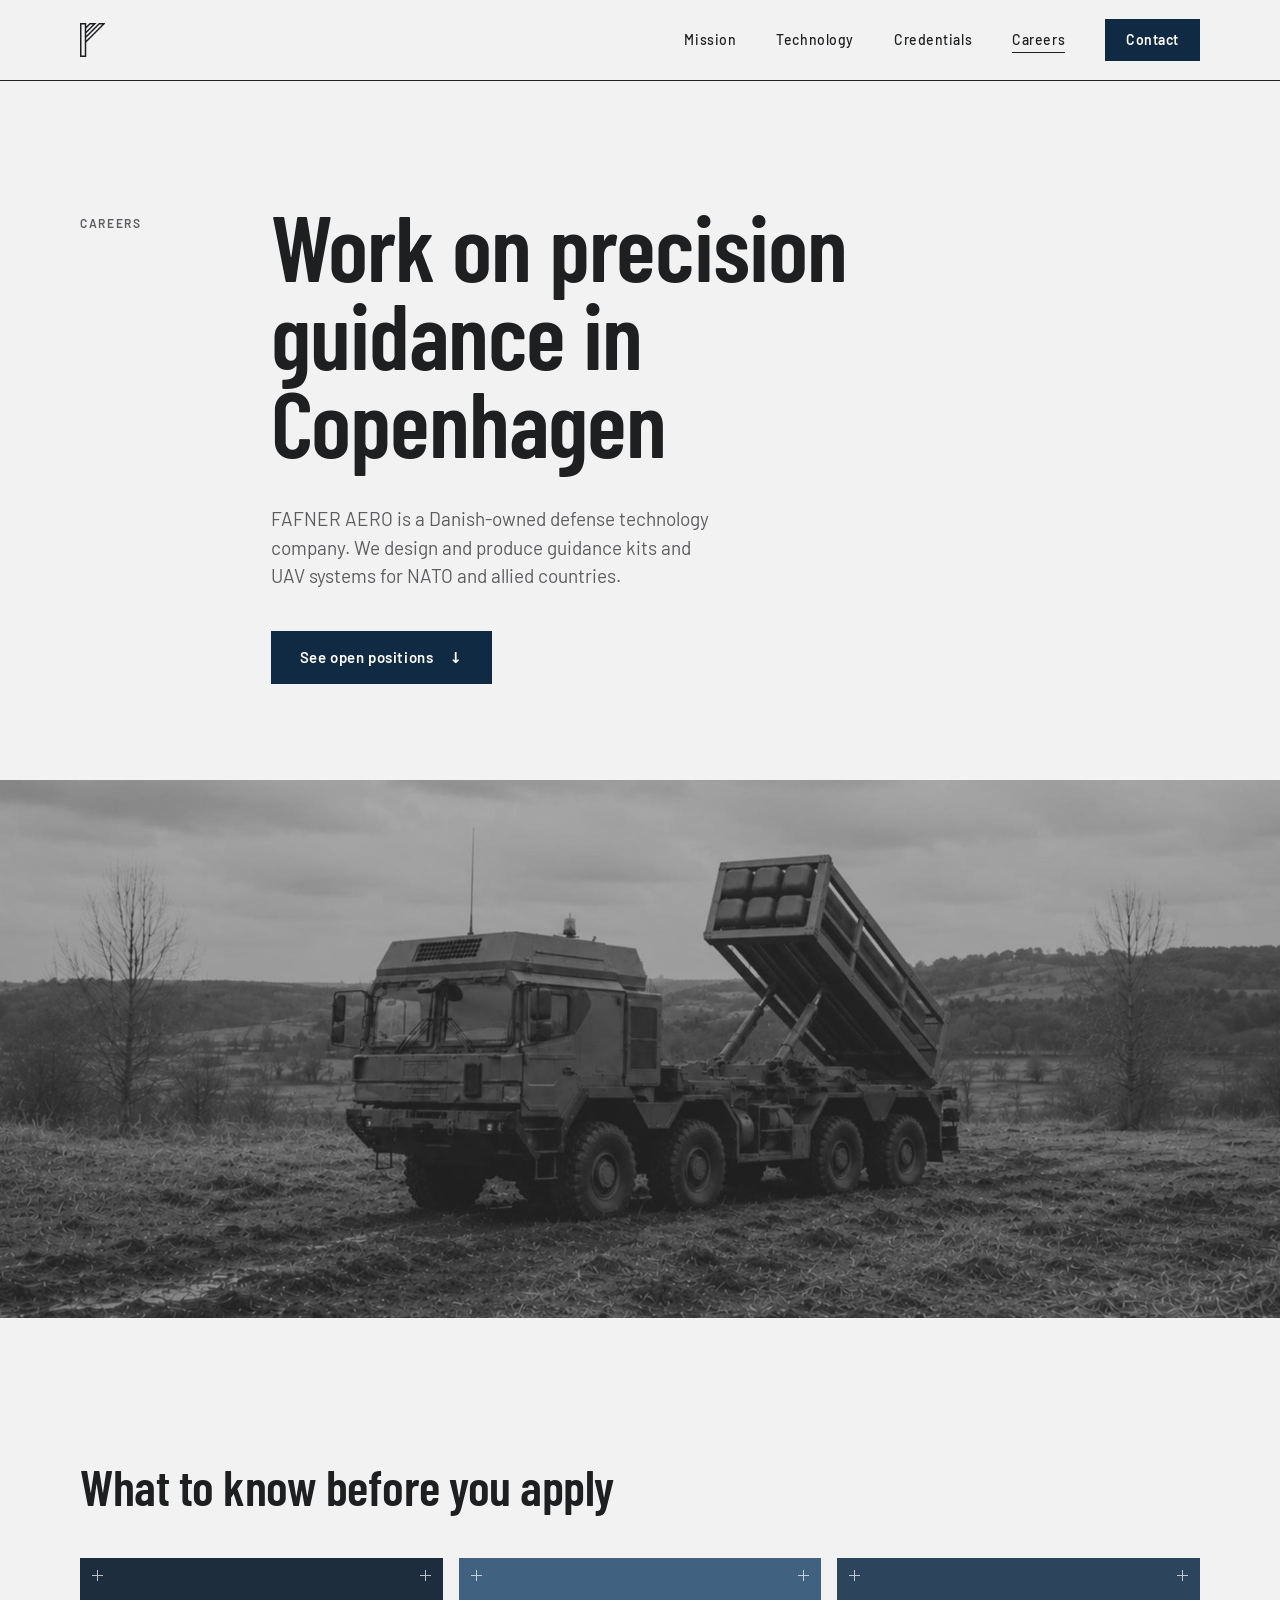
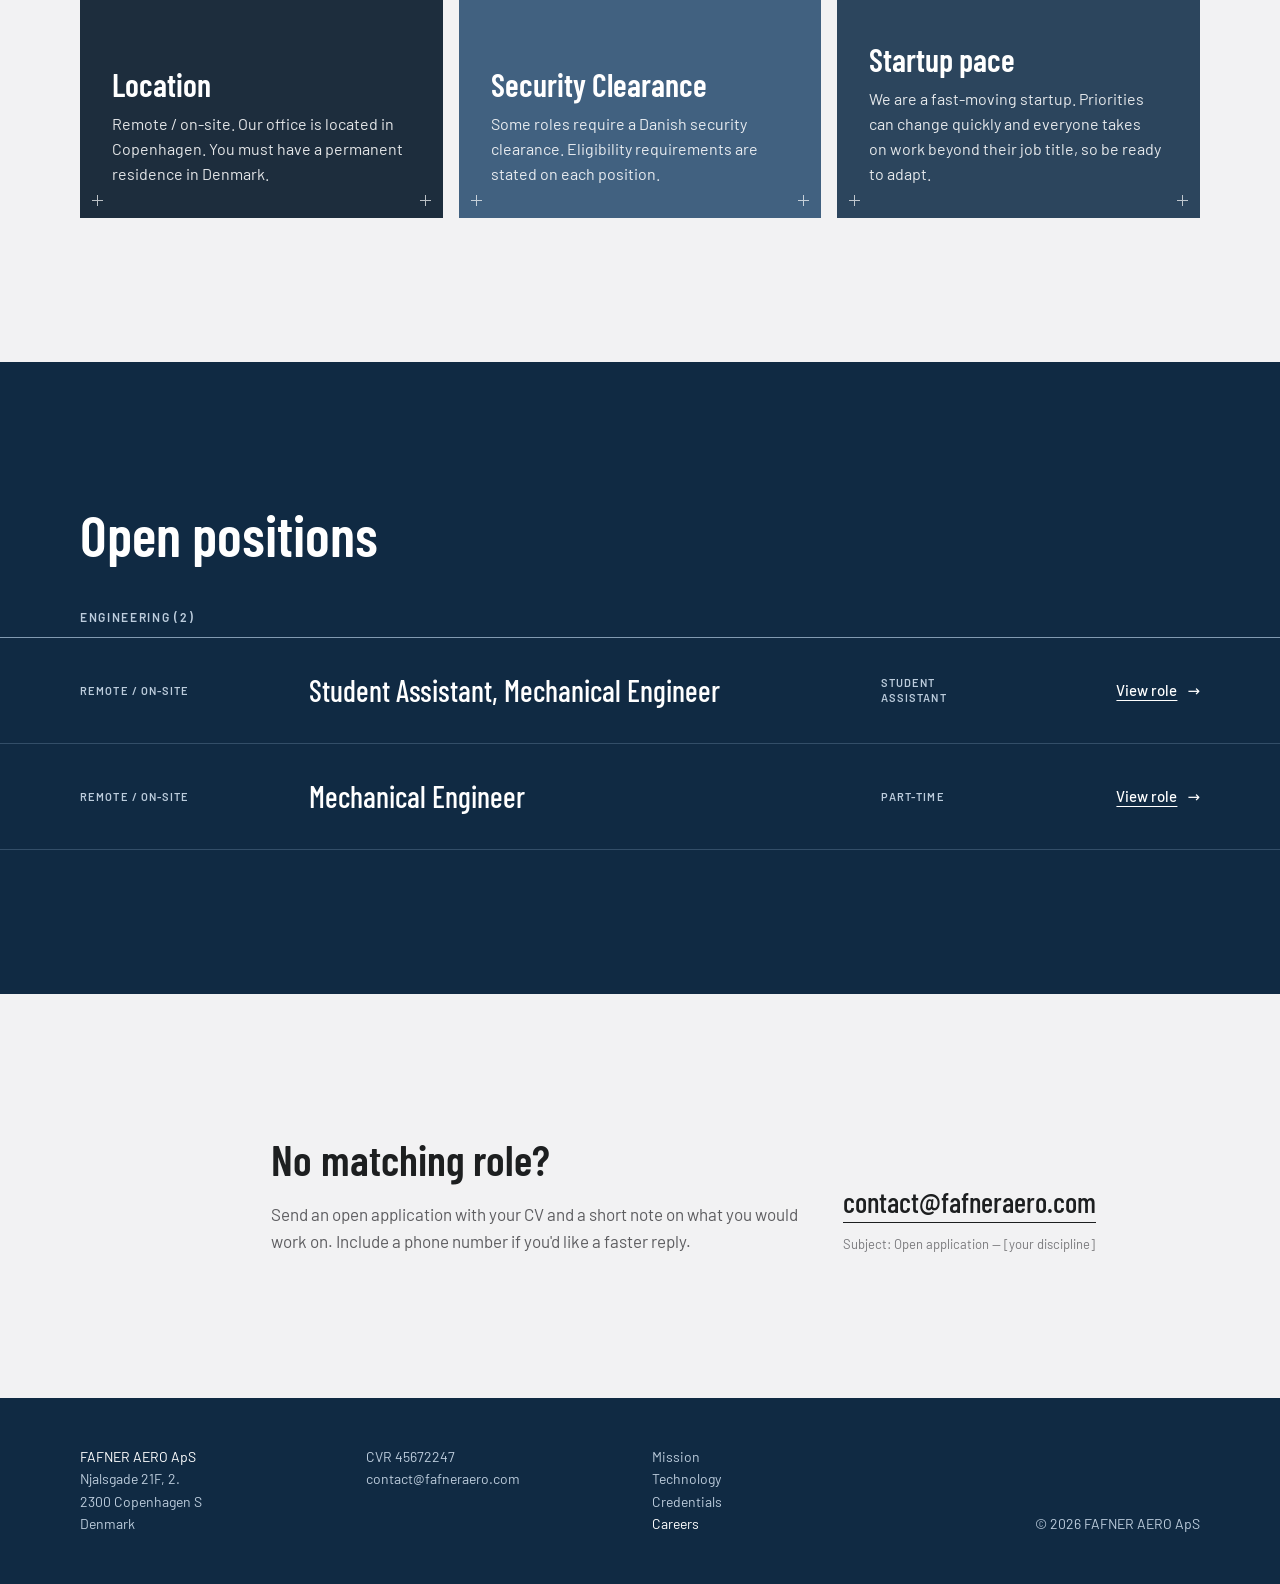
<file: careers/index.html>
<!DOCTYPE html>
<html lang="en">
<head>
  <meta charset="utf-8">
  <meta name="viewport" content="width=device-width, initial-scale=1">
  <title>Careers at FAFNER</title>
  <meta name="description" content="Work on precision guidance in Copenhagen. Open positions at FAFNER AERO, a Danish-owned defense technology company.">
  <script>
    document.documentElement.className += ' js';
    setTimeout(function () { if (!window.__fafnerBooted) document.documentElement.classList.remove('js'); }, 3000);
  </script>
  <link rel="icon" href="../assets/logo/favicon.svg" type="image/svg+xml">
  <link rel="icon" href="../assets/logo/favicon-32.png" sizes="32x32" type="image/png">
  <link rel="apple-touch-icon" href="../assets/logo/apple-touch-icon.png">
  <meta name="theme-color" content="#102a43">
  <link rel="preconnect" href="https://fonts.googleapis.com">
  <link rel="preconnect" href="https://fonts.gstatic.com" crossorigin>
  <link rel="stylesheet" href="https://fonts.googleapis.com/css2?family=Barlow:wght@400;500;600&family=Barlow+Condensed:wght@500;600&display=swap">
  <link rel="stylesheet" href="../assets/site.css?v=202610242056">
  <link rel="preload" as="image" href="../images/image-2.jpg">
</head>
<body>
  <a class="skip-link" href="#main">Skip to content</a>

  <header class="site-header">
    <div class="wrap bar">
      <a class="brand" href="../" aria-label="FAFNER AERO, home"><svg class="brand-mark" viewBox="78 60 99 136" fill="none" stroke="currentColor" stroke-width="1.5" aria-hidden="true" focusable="false"><path d="M81 63H100V193H81Z M100 81L118 63H137L100 100 M100 118L155 63H174L100 137" vector-effect="non-scaling-stroke"/></svg></a>
      <nav class="nav" aria-label="Main">
        <a class="nav-link" href="../#mission">Mission</a>
        <a class="nav-link" href="../#technology">Technology</a>
        <a class="nav-link" href="../#credentials">Credentials</a>
        <a class="nav-link" href="./" aria-current="page">Careers</a>
        <a class="btn btn-sm" href="../#contact">Contact</a>
        <button class="menu-toggle" type="button" aria-expanded="false" aria-controls="mobile-nav">Menu</button>
      </nav>
    </div>
    <nav id="mobile-nav" class="mobile-nav wrap" aria-label="Main mobile">
      <a href="../#mission">Mission</a>
      <a href="../#technology">Technology</a>
      <a href="../#credentials">Credentials</a>
      <a href="./" aria-current="page">Careers</a>
      <a class="sheet-mail" href="mailto:contact@fafneraero.com">contact@fafneraero.com</a>
    </nav>
  </header>

  <main id="main">
    <!-- Hero -->
    <section class="hero wrap grid">
      <div class="col-label label" data-reveal>Careers</div>
      <h1 data-scramble>Work on precision guidance in Copenhagen</h1>
      <p class="hero-lede" data-reveal style="--d:5">FAFNER AERO is a Danish-owned defense technology company. We design and produce guidance kits and UAV systems for NATO and allied countries.</p>
      <div class="hero-cta" data-reveal style="--d:7">
        <a class="btn" href="#positions">See open positions <span class="arr arr-down" aria-hidden="true">↓</span></a>
      </div>
    </section>

    <figure class="hero-media duotone">
      <img src="../images/image-2.jpg" alt="Rocket artillery hardware" width="1920" height="1080">
    </figure>

    <!-- Working here -->
    <section class="section working wrap grid" aria-labelledby="working-title">
      <div class="know-intro">
        <h2 id="working-title" class="h2" data-reveal style="--d:1">What to know before you apply</h2>
      </div>
      <ul class="know-cards">
        <li class="know-card" data-reveal style="--d:2">
          <i class="mark tl"></i><i class="mark tr"></i><i class="mark bl"></i><i class="mark br"></i>
          <h3>Location</h3>
          <p>Remote / on-site. Our office is located in Copenhagen. You must have a permanent residence in Denmark.</p>
        </li>
        <li class="know-card alt" data-reveal style="--d:3">
          <i class="mark tl"></i><i class="mark tr"></i><i class="mark bl"></i><i class="mark br"></i>
          <h3>Security Clearance</h3>
          <p>Some roles require a Danish security clearance. Eligibility requirements are stated on each position.</p>
        </li>
        <li class="know-card alt-2" data-reveal style="--d:4">
          <i class="mark tl"></i><i class="mark tr"></i><i class="mark bl"></i><i class="mark br"></i>
          <h3>Startup pace</h3>
          <p>We are a fast-moving startup. Priorities can change quickly and everyone takes on work beyond their job title, so be ready to adapt.</p>
        </li>
      </ul>
    </section>

    <!-- Open positions -->
    <section id="positions" class="positions dark wrap grid" aria-labelledby="positions-title">
      <div class="sec-rule" aria-hidden="true"></div>
      <div class="positions-head" data-reveal style="--d:1">
        <h2 id="positions-title" class="h2">Open positions</h2>
        <div id="filters" class="filters" role="group" aria-label="Filter by discipline"></div>
      </div>
      <div class="roles roles-wrap">
        <ul id="roles" aria-live="polite"></ul>
        <p id="roles-empty" class="roles-empty" hidden>No open positions in this discipline right now. Open applications are welcome below.</p>
        <noscript><p class="roles-empty">Our position list needs JavaScript. You can always send an open application to contact@fafneraero.com.</p></noscript>
      </div>
    </section>

    <!-- Open application -->
    <section class="open-app wrap grid" aria-labelledby="open-app-title">
      <div class="open-app-inner sub ruled strong">
        <div class="open-app-copy">
          <h2 id="open-app-title" data-reveal>No matching role?</h2>
          <p data-reveal style="--d:1">Send an open application with your CV and a short note on what you would work on. Include a phone number if you'd like a faster reply.</p>
        </div>
        <div class="open-app-mail" data-reveal style="--d:2">
          <a class="email-link" href="mailto:contact@fafneraero.com?subject=Open%20application%20%E2%80%94%20">contact@fafneraero.com</a>
          <span class="note">Subject: Open application — [your discipline]</span>
        </div>
      </div>
    </section>
  </main>

  <footer class="site-footer wrap grid">
    <div class="f-1"><strong>FAFNER AERO ApS</strong><br>Njalsgade 21F, 2.<br>2300 Copenhagen S<br>Denmark</div>
    <div class="f-2">CVR 45672247<br><a href="mailto:contact@fafneraero.com">contact@fafneraero.com</a></div>
    <nav class="f-3" aria-label="Footer">
      <a href="../#mission">Mission</a>
      <a href="../#technology">Technology</a>
      <a href="../#credentials">Credentials</a>
      <a href="./" aria-current="page">Careers</a>
    </nav>
    <div class="f-4">© 2026 FAFNER AERO ApS</div>
  </footer>

  <script src="careers.js?v=202610242056"></script>
  <script src="../assets/site.js?v=202610242056"></script>
</body>
</html>
</file>
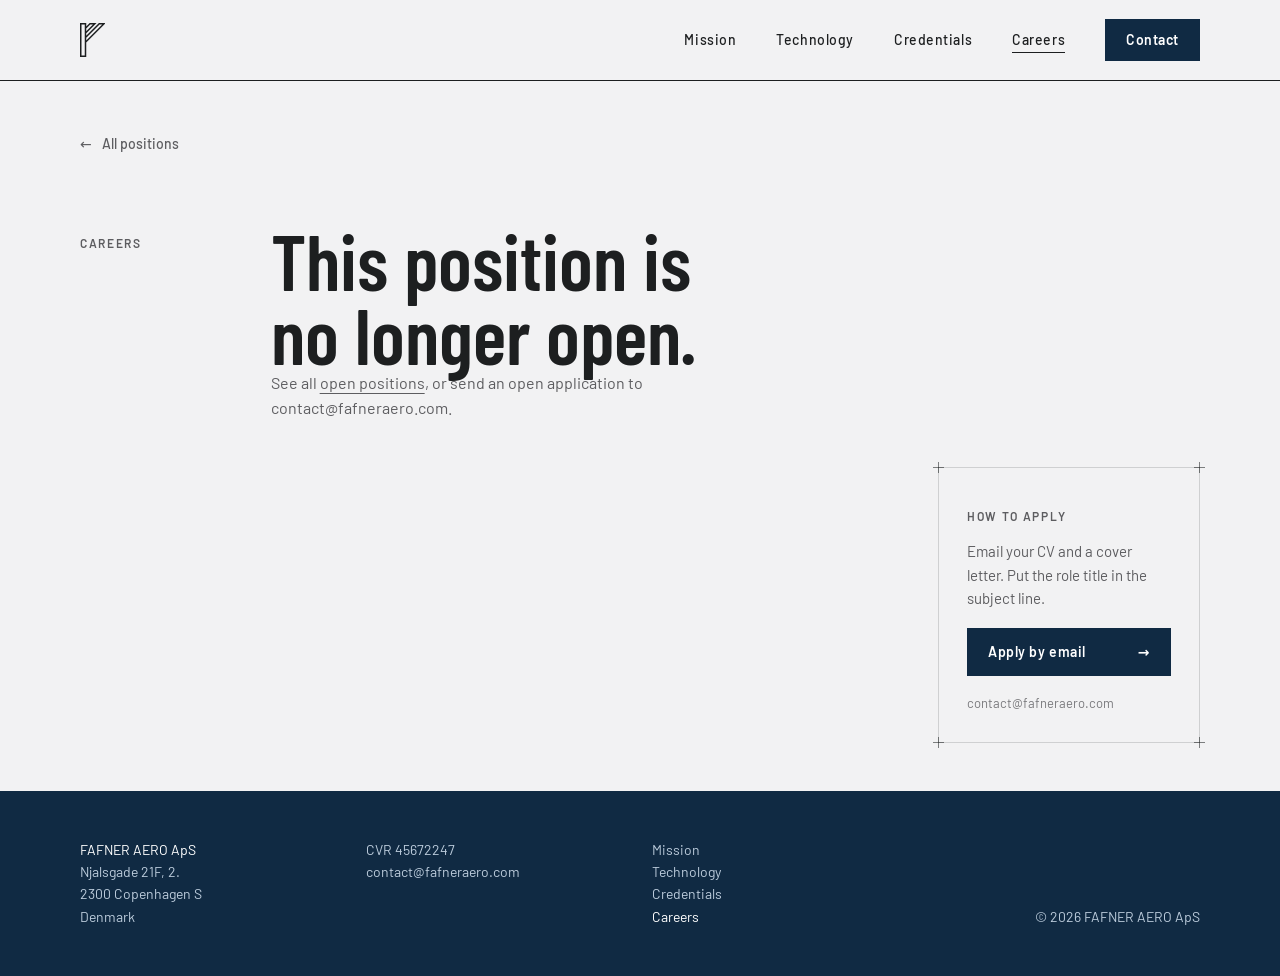
<file: careers/role.html>
<!DOCTYPE html>
<html lang="en">
<head>
  <meta charset="utf-8">
  <meta name="viewport" content="width=device-width, initial-scale=1">
  <title>Careers at FAFNER</title>
  <meta name="description" content="Open position at FAFNER AERO, Copenhagen.">
  <script>
    document.documentElement.className += ' js';
    setTimeout(function () { if (!window.__fafnerBooted) document.documentElement.classList.remove('js'); }, 3000);
  </script>
  <link rel="icon" href="../assets/logo/favicon.svg" type="image/svg+xml">
  <link rel="icon" href="../assets/logo/favicon-32.png" sizes="32x32" type="image/png">
  <link rel="apple-touch-icon" href="../assets/logo/apple-touch-icon.png">
  <meta name="theme-color" content="#102a43">
  <link rel="preconnect" href="https://fonts.googleapis.com">
  <link rel="preconnect" href="https://fonts.gstatic.com" crossorigin>
  <link rel="stylesheet" href="https://fonts.googleapis.com/css2?family=Barlow:wght@400;500;600&family=Barlow+Condensed:wght@500;600&display=swap">
  <link rel="stylesheet" href="../assets/site.css">
</head>
<body>
  <a class="skip-link" href="#main">Skip to content</a>

  <header class="site-header">
    <div class="wrap bar">
      <a class="brand" href="../" aria-label="FAFNER AERO, home"><svg class="brand-mark" viewBox="78 60 99 136" fill="none" stroke="currentColor" stroke-width="1.5" aria-hidden="true" focusable="false"><path d="M81 63H100V193H81Z M100 81L118 63H137L100 100 M100 118L155 63H174L100 137" vector-effect="non-scaling-stroke"/></svg></a>
      <nav class="nav" aria-label="Main">
        <a class="nav-link" href="../#mission">Mission</a>
        <a class="nav-link" href="../#technology">Technology</a>
        <a class="nav-link" href="../#credentials">Credentials</a>
        <a class="nav-link" href="./" aria-current="page">Careers</a>
        <a class="btn btn-sm" href="../#contact">Contact</a>
        <button class="menu-toggle" type="button" aria-expanded="false" aria-controls="mobile-nav">Menu</button>
      </nav>
    </div>
    <nav id="mobile-nav" class="mobile-nav wrap" aria-label="Main mobile">
      <a href="../#mission">Mission</a>
      <a href="../#technology">Technology</a>
      <a href="../#credentials">Credentials</a>
      <a href="./" aria-current="page">Careers</a>
      <a class="sheet-mail" href="mailto:contact@fafneraero.com">contact@fafneraero.com</a>
    </nav>
  </header>

  <main id="main">
    <article id="role-page" class="role-page wrap grid">
      <a class="back" href="./#positions" data-reveal><span class="arr" aria-hidden="true">←</span> All positions</a>

      <div class="col-label label" data-f="discipline" data-reveal>Careers</div>
      <h1 data-f="title" data-reveal style="--d:1">Position</h1>

      <div class="spec sub ruled strong">
        <div class="spec-1" data-hide-empty data-reveal style="--d:2"><div class="label">Location</div><span data-f="location">—</span></div>
        <div class="spec-2" data-hide-empty data-reveal style="--d:3"><div class="label">Type</div><span data-f="type">—</span></div>
        <div class="spec-3" data-hide-empty data-reveal style="--d:4"><div class="label">Clearance</div><span data-f="clearance">—</span></div>
        <div class="spec-4" data-hide-empty data-reveal style="--d:5"><div class="label">Apply by</div><span data-f="applyBy">—</span></div>
      </div>

      <div class="role-body">
        <section data-reveal>
          <h3>The role</h3>
          <p data-f="summary"></p>
        </section>
        <section data-reveal>
          <h3>What you will do</h3>
          <ul data-f="duties"></ul>
        </section>
        <section data-reveal>
          <h3>What we are looking for</h3>
          <ul data-f="requirements"></ul>
        </section>
      </div>

      <aside class="apply blueprint" data-reveal style="--d:3" aria-label="How to apply">
        <i class="corner tl"></i><i class="corner tr"></i><i class="corner bl"></i><i class="corner br"></i>
        <div class="label">How to apply</div>
        <p>Email your CV and a cover letter. Put the role title in the subject line.</p>
        <a class="btn" href="mailto:contact@fafneraero.com">Apply by email <span class="arr arr-right" aria-hidden="true">→</span></a>
        <span class="note">contact@fafneraero.com</span>
      </aside>
    </article>
  </main>

  <footer class="site-footer wrap grid">
    <div class="f-1"><strong>FAFNER AERO ApS</strong><br>Njalsgade 21F, 2.<br>2300 Copenhagen S<br>Denmark</div>
    <div class="f-2">CVR 45672247<br><a href="mailto:contact@fafneraero.com">contact@fafneraero.com</a></div>
    <nav class="f-3" aria-label="Footer">
      <a href="../#mission">Mission</a>
      <a href="../#technology">Technology</a>
      <a href="../#credentials">Credentials</a>
      <a href="./" aria-current="page">Careers</a>
    </nav>
    <div class="f-4">© 2026 FAFNER AERO ApS</div>
  </footer>

  <script src="careers.js"></script>
  <script src="../assets/site.js"></script>
</body>
</html>
</file>
<file: assets/site.css>
/* FAFNER AERO — shared site stylesheet (homepage + careers)
   Built on the "Industry" design system tokens (Barlow / Barlow Condensed,
   neutral ramp, single steel accent, square hairline-framed objects). */

:root {
  --color-bg: #f2f2f3;
  --color-text: #1d1f20;
  --color-accent: #5980a6;
  --color-divider: color-mix(in srgb, #1d1f20 16%, transparent);
  --color-neutral-100: #f5f5f8;
  --color-neutral-200: #e7e7ea;
  --color-neutral-300: #d4d4d7;
  --color-neutral-400: #b7b7ba;
  --color-neutral-500: #98989b;
  --color-neutral-600: #7a7a7d;
  --color-neutral-700: #5d5d60;
  --color-neutral-800: #424244;
  --color-neutral-900: #2b2b2d;
  --color-accent-300: #b5d9fd;
  --color-accent-700: #416180;
  --color-accent-800: #2c455d;
  --color-accent-900: #1d2d3d;

  /* Original FAFNER blue (from the previous site) */
  --navy: #102a43;
  --navy-800: #243b53;
  --navy-700: #334e68;
  --navy-400: #829ab1;
  --navy-300: #9fb3c8;
  --navy-200: #bcccdc;
  --navy-100: #d9e2ec;
  --blue: #0f609b;
  --blue-dark: #003e6b;

  --font-heading: "Barlow Condensed", system-ui, sans-serif;
  --font-body: "Barlow", system-ui, sans-serif;

  --gutter: 80px;
  --gap: 24px;
  --header-h: 80px;

  --ease-out: cubic-bezier(.16, .84, .24, 1);
  --ease-inout: cubic-bezier(.65, 0, .35, 1);
}

*, *::before, *::after { box-sizing: border-box; }
html { scroll-behavior: smooth; -webkit-text-size-adjust: 100%; }
body {
  margin: 0;
  background: var(--color-bg);
  color: var(--color-text);
  font: 400 16px/1.55 var(--font-body);
  -webkit-font-smoothing: antialiased;
  text-rendering: optimizeLegibility;
}
h1, h2, h3 { font-family: var(--font-heading); font-weight: 600; margin: 0; }
p { margin: 0; }
a { color: inherit; text-decoration: none; }
img { display: block; max-width: 100%; }
ul { list-style: none; margin: 0; padding: 0; }
button { font: inherit; color: inherit; background: none; border: 0; padding: 0; cursor: pointer; }
:focus { outline: none; }
:focus-visible { outline: 2px solid var(--blue); outline-offset: 3px; }
::selection { background: color-mix(in srgb, var(--blue) 25%, transparent); }

.sr-only { position: absolute; width: 1px; height: 1px; padding: 0; margin: -1px; overflow: hidden; clip: rect(0 0 0 0); white-space: nowrap; border: 0; }

.skip-link {
  position: absolute; left: var(--gutter); top: -60px; z-index: 100;
  background: var(--color-text); color: #fff; padding: 12px 18px; font-weight: 600;
}
.skip-link:focus { top: 12px; }

/* ── Layout ─────────────────────────────────────────────────────────── */
.wrap { padding-left: var(--gutter); padding-right: var(--gutter); }
.grid { display: grid; grid-template-columns: repeat(12, minmax(0, 1fr)); column-gap: var(--gap); }
.col-label { grid-column: 1 / span 2; }
.col-main { grid-column: 3 / span 10; }
.sub { display: grid; grid-template-columns: repeat(10, minmax(0, 1fr)); column-gap: var(--gap); }

.label {
  font: 600 12px/1 var(--font-body);
  letter-spacing: .14em;
  text-transform: uppercase;
  color: var(--color-neutral-700);
}

/* ── Header ─────────────────────────────────────────────────────────── */
.site-header {
  position: sticky; top: 0; z-index: 40;
  background: var(--color-bg);
  border-bottom: 1px solid var(--color-text);
}
.site-header .bar {
  height: var(--header-h);
  display: flex; align-items: center; justify-content: space-between;
  transition: height .45s var(--ease-out);
}
.site-header.is-compact .bar { height: 64px; }
.brand { display: inline-flex; align-items: center; gap: 14px; font: 600 24px/1 var(--font-heading); letter-spacing: .1em; }
.brand-mark { display: block; height: 34px; width: auto; flex: none; }
.nav { display: flex; align-items: center; gap: 40px; font: 500 14px/1 var(--font-body); letter-spacing: .04em; }
.nav-link { position: relative; padding: 6px 0; }
.nav-link::after {
  content: ""; position: absolute; left: 0; right: 0; bottom: 0; height: 1px;
  background: currentColor; transform: scaleX(0); transform-origin: right;
  transition: transform .45s var(--ease-out);
}
.nav-link:hover::after { transform: scaleX(1); transform-origin: left; }
.nav-link[aria-current="page"]::after, .nav-link.is-active::after { transform: scaleX(1); transform-origin: left; }

/* Homepage: header floats transparent over the hero, turns solid after 80px */
.site-header.is-overlay {
  position: fixed; left: 0; right: 0;
  background: transparent; border-bottom-color: transparent; color: #fff;
  transition: background-color .45s var(--ease-out), border-color .45s var(--ease-out), color .45s var(--ease-out);
}
.site-header.is-overlay .btn-sm { background: transparent; border-color: #fff; color: #fff; }
.site-header.is-overlay .btn-sm:hover { background: #fff; color: var(--color-text); }
.site-header.is-overlay.is-solid { background: var(--color-bg); border-bottom-color: var(--color-text); color: var(--color-text); }
.site-header.is-overlay.is-solid .btn-sm { background: var(--navy); border-color: var(--navy); color: #fff; }
.site-header.is-overlay.is-solid .btn-sm:hover { background: var(--blue-dark); border-color: var(--blue-dark); }

.btn {
  display: inline-flex; align-items: center; justify-content: space-between; gap: 16px;
  background: var(--navy); color: #fff;
  font: 600 15px/1 var(--font-body); letter-spacing: .04em;
  padding: 18px 28px;
  border: 1px solid transparent;
  transition: background-color .35s var(--ease-out), color .35s var(--ease-out), border-color .35s var(--ease-out);
}
.btn:hover { background: var(--blue-dark); }
.btn:active { background: var(--blue); }
.btn .arr { display: inline-block; transition: transform .45s var(--ease-out); }
.btn:hover .arr-down { transform: translateY(3px); }
.btn:hover .arr-right { transform: translateX(4px); }
.btn-sm { padding: 13px 20px; font-size: 14px; }

.menu-toggle { display: none; font: 500 13px/1 var(--font-body); padding: 12px 0 12px 4px; }
.mobile-nav { display: none; }

/* ── Hero ───────────────────────────────────────────────────────────── */
.hero { padding-top: 120px; padding-bottom: 96px; }
.hero .label { padding-top: 16px; }
.hero h1 {
  grid-column: 3 / span 8;
  font-size: clamp(52px, 7.25vw, 104px);
  line-height: .95;
  letter-spacing: -.01em;
  text-wrap: balance;
}
.hero-lede { grid-column: 3 / span 5; margin-top: 40px; font-size: 19px; line-height: 1.5; color: var(--color-neutral-700); }
.hero-cta { grid-column: 3 / span 8; margin-top: 40px; }

/* Full-bleed photograph */
.hero-media {
  position: relative; overflow: hidden; margin: 0;
  height: min(560px, 42vw);
  background: var(--color-neutral-600);
}
.hero-media img {
  position: absolute; inset: 0; width: 100%; height: 100%;
  object-fit: cover; object-position: center 62%;
}
.duotone img { filter: grayscale(1) contrast(1.08) brightness(.9); }

.hero-media figcaption {
  position: absolute; left: var(--gutter); bottom: 24px; z-index: 2;
  font: 500 12px/1.4 var(--font-body); letter-spacing: .08em; text-transform: uppercase;
  color: var(--color-neutral-100);
}

/* ── Working here ───────────────────────────────────────────────────── */
.section { padding-top: 144px; padding-bottom: 144px; }
.section .label { padding-top: 10px; }
.h2 { font-size: clamp(36px, 4.45vw, 64px); line-height: 1; }
/* What to know: heading on top, three square cards in a row below */
.know-intro { grid-column: 1 / -1; margin-bottom: 48px; }
.working .h2 { font-size: clamp(40px, 3.9vw, 56px); line-height: .98; letter-spacing: -.01em; }
.know-cards { grid-column: 1 / -1; display: grid; grid-template-columns: repeat(3, minmax(0, 1fr)); gap: 16px; margin: 0; padding: 0; list-style: none; }
.know-card { position: relative; min-width: 0; min-height: 260px; padding: 32px; display: flex; flex-direction: column; justify-content: flex-end; gap: 12px; background: var(--color-accent-900); color: #fff; overflow-wrap: break-word; }
.know-card.alt { background: var(--color-accent-700); }
.know-card.alt-2 { background: var(--color-accent-800); }
/* small crosshair marks inset in each corner */
.know-card .mark { position: absolute; width: 11px; height: 11px; opacity: .7; }
.know-card .mark::before, .know-card .mark::after { content: ""; position: absolute; background: #fff; }
.know-card .mark::before { left: 5px; top: 0; width: 1px; height: 100%; }
.know-card .mark::after { top: 5px; left: 0; width: 100%; height: 1px; }
.know-card .mark.tl { left: 12px; top: 12px; }
.know-card .mark.tr { right: 12px; top: 12px; }
.know-card .mark.bl { left: 12px; bottom: 12px; }
.know-card .mark.br { right: 12px; bottom: 12px; }
.know-card h3 { font-size: 32px; line-height: 1; }
.know-card p { margin: 0; font-size: 16px; line-height: 1.55; color: rgb(255 255 255 / .88); text-wrap: pretty; }

/* Hairline rules that draw in from the left */
.ruled { position: relative; }
.ruled::before {
  content: ""; position: absolute; left: 0; right: 0; top: 0; height: 1px;
  background: var(--rule, var(--color-neutral-400));
  transform-origin: left center;
}
.ruled.strong { --rule: var(--color-text); }
.ruled-end::after {
  content: ""; position: absolute; left: 0; right: 0; bottom: 0; height: 1px;
  background: var(--color-neutral-400); transform-origin: left center;
}

/* ── Positions ──────────────────────────────────────────────────────── */
.positions { padding-bottom: 144px; scroll-margin-top: 64px; }
.sec-rule { grid-column: 1 / -1; height: 1px; margin-bottom: 40px; background: var(--color-text); }
.positions .label { padding-top: 10px; }
.positions-head { grid-column: 1 / -1; display: flex; justify-content: space-between; align-items: flex-end; gap: 24px; margin-bottom: 48px; }

.filters[hidden] { display: none; }
.filters { display: flex; border: 1px solid var(--color-text); font: 500 14px/1 var(--font-body); }
.filter {
  position: relative; padding: 12px 18px; min-height: 40px;
  transition: color .3s var(--ease-out), background-color .3s var(--ease-out);
}
.filter + .filter { border-left: 1px solid transparent; }
.filter:hover { background: var(--color-neutral-200); }
.filter[aria-pressed="true"] { background: var(--navy); color: #fff; }

.roles { grid-column: 1 / -1; }
.role-group + .role-group { margin-top: 64px; }
.role-group-k { padding-bottom: 14px; font: 600 12px/1 var(--font-body); letter-spacing: .14em; text-transform: uppercase; }
.role-list { border-top: 1px solid var(--color-neutral-400); }
/* Rows: location, title, type, "View role". The list runs edge to edge:
   rows bleed into the page gutters and pad their content back in. Hover:
   the row darkens and a 2px bar grows up its left edge. */
.role-list { margin: 0 calc(var(--gutter) * -1); }
.role-row {
  position: relative; padding: 36px var(--gutter); align-items: center;
  border-bottom: 1px solid var(--color-neutral-400);
  transition: background-color .35s var(--ease-out);
}
.role-row::before {
  content: ""; position: absolute; left: 0; top: -1px; bottom: -1px; width: 2px;
  background: var(--blue); transform: scaleY(0); transform-origin: bottom;
  transition: transform .45s var(--ease-out);
}
.role-row:hover, .role-row:focus-visible { background: var(--color-neutral-200); }
.role-row:hover::before, .role-row:focus-visible::before { transform: scaleY(1); }
.role-loc, .role-type { font: 600 11px/1.35 var(--font-body); letter-spacing: .1em; text-transform: uppercase; color: var(--color-neutral-700); }
.role-loc { grid-column: 1 / span 2; }
.role-title { grid-column: 3 / span 5; font: 500 30px/1.1 var(--font-heading); }
.role-type { grid-column: 8 / span 1; }
.role-go { grid-column: 9 / span 2; justify-self: end; display: inline-flex; align-items: center; gap: 10px; font: 500 15px/1 var(--font-body); white-space: nowrap; }
.role-go-t { text-decoration: underline; text-underline-offset: 4px; }
.role-arr { display: inline-block; transition: transform .45s var(--ease-out); }
.role-row:hover .role-arr, .role-row:focus-visible .role-arr { transform: translateX(6px); }
.role-row:focus-visible { outline-offset: -2px; }

/* Filter transitions */
.roles.is-leaving .role-row { opacity: 0; transform: translateY(-6px); transition: opacity .2s ease, transform .2s ease; }
.role-row.enter { animation: rowIn .4s ease both; }
@keyframes rowIn { from { opacity: 0; } to { opacity: 1; } }

.roles-empty { padding: 40px 0; border-bottom: 1px solid var(--color-neutral-400); color: var(--color-neutral-700); }
.roles-empty[hidden] { display: none; }

/* ── Open application ───────────────────────────────────────────────── */
.open-app { padding-bottom: 144px; }
.open-app-inner { grid-column: 3 / span 10; padding-top: 48px; align-items: end; row-gap: 32px; }
.open-app-copy { grid-column: 1 / span 6; display: flex; flex-direction: column; gap: 20px; }
.open-app-copy h2 { font-size: clamp(32px, 3.35vw, 48px); line-height: 1; }
.open-app-copy p { font-size: 17px; color: var(--color-neutral-700); }
.open-app-mail { grid-column: 7 / span 4; display: flex; flex-direction: column; gap: 12px; align-items: flex-start; }
.note { font-size: 13px; line-height: 1.5; color: var(--color-neutral-600); }

.email-link {
  font: 500 clamp(24px, 2.25vw, 32px)/1 var(--font-heading);
  padding-bottom: 6px;
  background: linear-gradient(currentColor, currentColor) left bottom / 100% 1px no-repeat;
  transition: color .3s var(--ease-out);
}
.email-link:hover { color: var(--blue); animation: redraw .7s var(--ease-out); }
@keyframes redraw { 0% { background-size: 0 1px; } 100% { background-size: 100% 1px; } }

/* ── Footer ─────────────────────────────────────────────────────────── */
.site-footer {
  background: var(--navy); color: var(--navy-200);
  padding-top: 48px; padding-bottom: 48px; font-size: 14px; line-height: 1.6; row-gap: 24px;
}
.site-footer strong { color: #fff; font-weight: 400; }
.site-footer a { transition: color .3s ease; }
.site-footer a:hover, .site-footer a[aria-current="page"] { color: #fff; }
.f-1 { grid-column: 1 / span 3; }
.f-2 { grid-column: 4 / span 3; }
.f-3 { grid-column: 7 / span 3; display: flex; flex-direction: column; align-items: flex-start; }
.f-4 { grid-column: 10 / span 3; align-self: end; text-align: right; }

/* ── Role page ──────────────────────────────────────────────────────── */
.role-page { padding-top: 56px; padding-bottom: 144px; }
.back { grid-column: 1 / -1; margin-bottom: 72px; font: 500 14px/1 var(--font-body); color: var(--color-neutral-700); justify-self: start; display: inline-flex; gap: 10px; transition: color .3s ease; }
.back .arr { display: inline-block; transition: transform .45s var(--ease-out); }
.back:hover { color: var(--color-text); }
.back:hover .arr { transform: translateX(-4px); }
.role-page .label { padding-top: 14px; }
.role-page h1 { grid-column: 3 / span 8; font-size: clamp(48px, 6.1vw, 88px); line-height: .95; text-wrap: balance; }

.spec { grid-column: 3 / span 10; margin: 48px 0 72px; padding: 20px 0; font-size: 15px; row-gap: 20px; }
.spec::after { content: ""; position: absolute; left: 0; right: 0; bottom: 0; height: 1px; background: var(--color-text); transform-origin: left center; }
.spec .label { font-size: 11px; padding: 0; margin-bottom: 10px; }
.spec-1 { grid-column: 1 / span 2; }
.spec-2 { grid-column: 3 / span 2; }
.spec-3 { grid-column: 5 / span 3; }
.spec-4 { grid-column: 8 / span 3; }

.role-body { grid-column: 3 / span 6; display: flex; flex-direction: column; gap: 56px; }
.role-body h3 { font-size: 28px; line-height: 1.1; margin-bottom: 20px; }
.role-body p { color: var(--color-neutral-700); max-width: 62ch; }
.role-body li { position: relative; padding: 14px 0; color: var(--color-neutral-700); }
.role-body li:last-child { border-bottom: 1px solid var(--color-neutral-400); }

.apply {
  grid-column: 10 / span 3; align-self: start;
  position: sticky; top: calc(64px + 32px);
  padding: 28px; display: flex; flex-direction: column; gap: 18px;
  border: 1px solid var(--color-text);
}
.apply p { font-size: 15px; color: var(--color-neutral-700); }
.apply .btn { padding: 16px 20px; font-size: 14px; }

/* Blueprint registration marks */
.blueprint { position: relative; border: 1px solid var(--color-divider); }
.blueprint > .corner { position: absolute; z-index: 2; width: 11px; height: 11px; color: color-mix(in srgb, var(--color-text) 55%, transparent); }
.blueprint > .corner::before, .blueprint > .corner::after { content: ""; position: absolute; background: currentColor; }
.blueprint > .corner::before { left: 5px; top: 0; width: 1px; height: 100%; }
.blueprint > .corner::after { top: 5px; left: 0; width: 100%; height: 1px; }
.blueprint > .corner.tl { top: -6px; left: -6px; }
.blueprint > .corner.tr { top: -6px; right: -6px; }
.blueprint > .corner.bl { bottom: -6px; left: -6px; }
.blueprint > .corner.br { bottom: -6px; right: -6px; }

/* ══ Motion ═════════════════════════════════════════════════════════
   Deliberately restrained: content fades in with a short lift, photos
   fade in. Only applies once JS has added .js to <html>, so the page is
   fully readable without scripts. */
.js [data-reveal] {
  opacity: 0; transform: translateY(12px);
  transition: opacity .8s var(--ease-out), transform .8s var(--ease-out);
  transition-delay: calc(var(--d, 0) * 60ms);
}
.js [data-reveal].is-in { opacity: 1; transform: none; }
/* a slower, more noticeable fade for lead sentences */
.js [data-reveal-late] { transform: translateY(20px); transition-duration: 1.4s; }

.js .hero-media img, .js .reveal-img .frame img, .js .hero-bg img { opacity: 0; transition: opacity 1.1s ease; }
.js .hero-media.is-in img, .js .reveal-img.is-in .frame img, .js .home-hero.is-in .hero-bg img { opacity: 1; }

/* Hero headline decode (owner-approved exception to fades only): hidden
   only until the script starts; letters keep their measured width. */
.js [data-scramble]:not(.is-in) { opacity: 0; }
.scr-word { white-space: nowrap; }
.scr-ch { display: inline-block; text-align: center; overflow: visible; }
.scr-ch.is-noise { color: color-mix(in srgb, var(--scramble-color, var(--color-accent-300)) 80%, transparent); }
.hero [data-scramble] { --scramble-color: var(--color-accent-700); }  /* light careers hero */
/* ── Responsive ─────────────────────────────────────────────────────── */
@media (max-width: 1099px) {
  :root { --gutter: 40px; }
  .nav { gap: 28px; }
  .col-label, .hero .label, .section .label, .positions .label, .role-page .label { grid-column: 1 / -1; padding-top: 0; margin-bottom: 24px; }
  .hero h1, .hero-lede, .hero-cta, .know-intro, .know-cards, .positions-head, .roles, .open-app-inner,
  .role-page h1, .spec { grid-column: 1 / -1; }
  .hero-lede { max-width: 620px; }
  .know-intro { margin-bottom: 48px; }
  .role-body { grid-column: 1 / span 7; }
  .apply { grid-column: 8 / span 5; }
  .positions-head { flex-direction: column; align-items: flex-start; }
}

@media (max-width: 767px) {
  :root { --gutter: 20px; --header-h: 64px; }
  body { font-size: 15px; }
  .grid, .sub { display: block; }
  .brand { font-size: 18px; }
  .nav .nav-link { display: none; }
  .nav { gap: 16px; font-size: 13px; }
  .btn-sm { padding: 11px 12px; font-size: 13px; }
  .menu-toggle { display: inline-block; }
  .mobile-nav {
    display: flex; flex-direction: column;
    position: fixed; left: 0; right: 0; top: var(--header-h); bottom: 0; z-index: 39;
    background: var(--color-bg); color: var(--color-text);
    padding-top: 24px; padding-bottom: 32px;
    border-top: 1px solid var(--color-text);
    opacity: 0; visibility: hidden; transform: translateY(-8px);
    transition: opacity .35s ease, transform .5s var(--ease-out), visibility 0s linear .5s;
  }
  .mobile-nav.is-open { opacity: 1; visibility: visible; transform: none; transition: opacity .35s ease, transform .5s var(--ease-out), visibility 0s; }
  .mobile-nav a { display: block; padding: 12px 0; font: 600 40px/1.05 var(--font-heading); }
  .mobile-nav a[aria-current="page"], .mobile-nav a.is-active { color: var(--blue); }
  .mobile-nav .sheet-mail { margin-top: auto; font: 500 15px/1.4 var(--font-body); padding: 20px 0 0; border-top: 1px solid var(--color-neutral-400); }
  body.menu-open { overflow: hidden; }
  .site-header.is-overlay.menu-is-open { background: var(--color-bg); color: var(--color-text); border-bottom-color: var(--color-text); }
  .site-header.is-overlay.menu-is-open .btn-sm { background: var(--navy); border-color: var(--navy); color: #fff; }

  .hero { padding-top: 48px; padding-bottom: 40px; }
  .hero .label { margin-bottom: 20px; font-size: 11px; }
  .hero h1 { font-size: 52px; }
  .hero-lede { margin-top: 20px; font-size: 16px; }
  .hero-cta { margin-top: 20px; }
  .hero-cta .btn { display: flex; width: 100%; padding: 16px 20px; font-size: 14px; }
  .hero-media { height: auto; aspect-ratio: 4 / 3; }
  .hero-media figcaption { left: 16px; bottom: 16px; font-size: 10px; }

  .section { padding-top: 56px; padding-bottom: 56px; }
  .section .label, .positions .label { padding-top: 20px; margin-bottom: 0; font-size: 11px; border-top: 1px solid var(--color-text); }
  .working .h2 { font-size: clamp(30px, 9.5vw, 36px); }
  .know-intro { margin-bottom: 32px; }
  .know-cards { grid-template-columns: 1fr; }
  .know-card { min-height: 200px; padding: 24px; }
  .know-card h3 { font-size: 26px; }
  .know-card p { font-size: 15px; }

  .positions { padding-bottom: 56px; }
  .sec-rule { display: none; }
  .positions-head { margin: 0 0 24px; }
  .positions-head .h2 { font-size: clamp(30px, 9.5vw, 36px); }
  .filters { border: 0; gap: 8px; overflow-x: auto; width: 100%; scrollbar-width: none; font-size: 13px; }
  .filters::-webkit-scrollbar { display: none; }
  .filter { flex: none; border: 1px solid var(--color-text); padding: 13px 14px; min-height: 44px; }
  .filter + .filter { border-left: 1px solid var(--color-text); }
  .role-group + .role-group { margin-top: 40px; }
  .role-row { display: grid; grid-template-columns: 1fr auto; column-gap: 16px; row-gap: 8px; padding: 22px var(--gutter); }
  .role-loc, .role-title, .role-type { grid-column: 1; }
  .role-title { font-size: 24px; }
  .role-go { grid-column: 2; grid-row: 1 / span 3; align-self: center; }
  .role-go-t { display: none; }
  .role-arr { font-size: 20px; }
  .roles-empty { padding: 24px 0; }

  .open-app { padding-bottom: 56px; }
  .open-app-inner { padding-top: 24px; display: flex; flex-direction: column; align-items: stretch; gap: 16px; }
  .open-app-copy { gap: 16px; }
  .open-app-copy h2 { font-size: 32px; }
  .open-app-copy p { font-size: 15px; }
  .email-link { font-size: 24px; }

  .site-footer { padding-top: 32px; padding-bottom: 32px; font-size: 13px; display: flex; flex-direction: column; gap: 16px; }
  .f-3 { flex-direction: row; flex-wrap: wrap; gap: 4px 16px; }
  .f-4 { text-align: left; }

  .role-page { padding-top: 32px; padding-bottom: 56px; }
  .back { margin-bottom: 40px; }
  .role-page .label { margin-bottom: 16px; }
  .role-page h1 { font-size: 44px; }
  .spec { display: grid; grid-template-columns: 1fr 1fr; column-gap: 20px; margin: 32px 0 48px; }
  .spec > div { grid-column: auto; }
  .role-body { gap: 40px; }
  .role-body h3 { font-size: 24px; }
  .apply { position: relative; top: auto; margin-top: 56px; }
}

/* ══ Homepage ═════════════════════════════════════════════════════════ */
.home-hero {
  position: relative; overflow: hidden; color: #fff;
  height: 100vh; height: 100svh; min-height: 560px;
  background: var(--color-neutral-800);
}
.hero-bg { position: absolute; inset: 0; margin: 0; }
.hero-bg img {
  position: absolute; inset: 0; width: 100%; height: 100%;
  object-fit: cover; object-position: 50% 50%;
}
.hero-shade { position: absolute; inset: 0; background: rgb(16 42 67 / .42); pointer-events: none; }
.home-hero-content { position: absolute; left: var(--gutter); right: var(--gutter); bottom: max(96px, calc(env(safe-area-inset-bottom) + 40px)); z-index: 2; }
.home-hero h1 { grid-column: 1 / span 8; font-size: clamp(56px, 7.8vw, 112px); line-height: .95; letter-spacing: -.01em; text-wrap: balance; }
.home-hero p { grid-column: 1 / span 5; margin-top: 32px; font-size: 19px; line-height: 1.5; color: var(--color-neutral-100); }
.home-hero .hero-cta { grid-column: 1 / -1; margin-top: 40px; }
.btn-light { background: #fff; color: var(--color-text); }
.btn-light:hover { background: var(--color-neutral-200); }
.btn-light:active { background: var(--color-neutral-300); }

.anchor { scroll-margin-top: var(--header-h); }

/* Mission: white ground, statement and an outline drawing of the rocket */
/* A full screen of its own: statement at the top, drawing directly beneath it */
.mission { padding-top: 144px; padding-bottom: 40px; align-items: start; align-content: start; row-gap: 64px; background: #fff; }
.mission-statement { grid-column: 2 / span 10; margin: 0; text-align: center; font: 600 clamp(44px, 5.6vw, 84px)/.96 var(--font-heading); letter-spacing: -.01em; text-wrap: balance; }
.mission-drawing {
  grid-column: 1 / -1;
  -webkit-mask-image: linear-gradient(90deg, transparent 0%, #000 18%, #000 90%, transparent 100%);
          mask-image: linear-gradient(90deg, transparent 0%, #000 18%, #000 90%, transparent 100%);
}
.mission-drawing svg { display: block; }

/* Framed photographs */
.frame { position: absolute; inset: 0; overflow: hidden; background: var(--color-neutral-300); }
.frame img { width: 100%; height: 100%; object-fit: cover; }

/* Problem */
.problem { padding-top: 16px; padding-bottom: 112px; background: #fff; }
.problem .label, .technology .label, .credentials .label { padding-top: 10px; }
.problem-lede { grid-column: 3 / span 8; margin: 0 0 56px; font: 500 clamp(26px, 2.5vw, 36px)/1.12 var(--font-heading); text-wrap: pretty; }

/* Three fold-out blocks: the open one widens, draws a steel
   bar, and its diagram turns steel. Without JS all three show, fully open. */
.probs { grid-column: 1 / -1; display: flex; gap: 16px; min-height: clamp(520px, 360px + 15vw, 700px); }
.prob {
  --prob-stroke: var(--color-neutral-600);
  --prob-ease: cubic-bezier(.45, 0, .2, 1);
  flex: 1 1 0; min-width: 0; border-color: var(--color-neutral-400);
  transition: flex .6s var(--prob-ease), border-color .4s ease;
}
.prob-bar { position: absolute; left: 0; top: 0; height: 2px; width: 0; background: var(--color-accent); transition: width .6s var(--prob-ease); }
.prob-inner { position: relative; height: 100%; padding: 28px; display: flex; flex-direction: column; }
.prob-head { display: flex; justify-content: flex-end; font: 500 11px/1 var(--font-body); letter-spacing: .14em; text-transform: uppercase; color: var(--color-neutral-600); }
.prob-sign { display: none; font-size: 16px; color: var(--color-text); }
/* diagrams span the full block width, so the wider open block's diagram
   fills it and scales smoothly as blocks open and close */
.prob-fig { margin-top: 24px; }
.prob-fig svg { width: 100%; height: auto; }
.prob-fig svg * { vector-effect: non-scaling-stroke; transition: stroke .4s ease, fill .4s ease; }
/* Range animation impact dots: misses muted red, guided hits muted green */
.prob-fig svg { --ra-miss: #b4544c; --ra-hit: #4f8a5f; }
/* Supply drawing: 9M22S-style rockets, unguided outlined red, guided in the box's stroke colour */
.prob-fig .rk { fill: #fff; stroke-width: 1; stroke-linejoin: round; }
.prob-fig .rk-miss { stroke: var(--ra-miss); }
.prob-fig .rk-hit { stroke: var(--prob-stroke); stroke-width: 1.3; }
.prob-fig .wing { transform-box: fill-box; }
.prob-text { margin-top: auto; padding-top: 24px; display: flex; flex-direction: column; gap: 12px; }
.prob h3 { font-size: 36px; line-height: 1; text-wrap: balance; }
.prob-toggle { text-align: left; cursor: pointer; }
.prob-more { max-width: 440px; }
.prob-more p { margin: 0; font-size: 16px; line-height: 1.55; color: var(--color-text); }
/* open state (only once JS runs) */
.js .prob { cursor: pointer; }
.js .prob-sign { display: block; }
.js .prob.is-open { flex-grow: 2; border-color: var(--color-text); --prob-stroke: var(--color-accent); }
.js .prob.is-open .prob-bar { width: 100%; }
/* the extra paragraph folds open and fades in instead of popping */
.js .prob .prob-more {
  display: grid; grid-template-rows: 0fr; opacity: 0; overflow: hidden;
  margin-top: -12px;
  transition: grid-template-rows .6s var(--prob-ease), margin-top .6s var(--prob-ease), opacity .2s ease;
}
/* Side by side, the text keeps a fixed width while the blocks resize, so it
   never rewraps mid-animation: titles at the closed width, the paragraph
   at the open width (clipped while its block closes). */
@media (min-width: 768px) {
  .probs { container-type: inline-size; }
  .prob h3 { width: calc((100cqw - 32px) / 4 - 58px); max-width: none; flex: none; }
  /* sized so the longest words ("survivability", "conservation") fits a closed block */
  .prob h3 { font-size: clamp(16px, calc(((100cqw - 32px) / 4 - 58px) / 6.6), 36px); }
  .js .prob .prob-more p { width: min(440px, calc((100cqw - 32px) / 2 - 58px)); }
}
.js .prob .prob-more p { min-height: 0; overflow: hidden; }
.js .prob.is-open .prob-more {
  grid-template-rows: 1fr; opacity: 1;
  margin-top: 0;
  transition: grid-template-rows .6s var(--prob-ease), margin-top .6s var(--prob-ease), opacity .4s ease .2s;
}

/* Technology */
.technology { padding-bottom: 0; }
/* Full-screen product panels: each is pinned under the header while the
   next one scrolls up over it, so the three read as stacked pages in one
   continuous scroll (the same sticky technique as the homepage hero). */
.offers {
  --offer-h: max(480px, calc(100svh - var(--header-h)));
  position: relative; grid-column: 1 / -1; margin: 0 calc(var(--gutter) * -1);
}
/* Phones: size the pinned panels to the screen with the address bar hidden
   (lvh), so no background shows below them when the bar slides away; --bar
   (the bar's height) pads the text so it stays clear of the bar when shown. */
@supports (height: 100lvh) {
  .offers { --offer-h: max(480px, calc(100lvh - var(--header-h))); --bar: calc(100lvh - 100svh); }
}
.offer {
  position: sticky; top: var(--header-h);
  height: max(480px, calc(100vh - var(--header-h))); height: var(--offer-h); overflow: hidden; background: var(--color-accent-900);
  border-top: 1px solid rgb(255 255 255 / .18);
}
/* extra scroll between the second and third panel: the second stays pinned a little longer */
/* extra scroll before the next panel arrives: DLLR-MARS-GK stays pinned longest */
#uav-systems { margin-top: calc(var(--offer-h) * .3); }
#advanced-guidance { margin-top: calc(var(--offer-h) * .18); }
.offer-media { position: absolute; inset: 0; }
.offer-media .frame { background: var(--color-accent-900); }
.offer .duotone img { filter: grayscale(1) contrast(1.05) brightness(.6); }
.offer-media::after { content: ""; position: absolute; inset: 0; background: rgb(16 42 67 / .35); }
.offer-inner { position: relative; z-index: 1; height: 100%; padding-top: 40px; padding-bottom: calc(72px + var(--bar, 0px)); display: flex; flex-direction: column; justify-content: flex-end; gap: 24px; }
.offer-text { max-width: 980px; display: flex; flex-direction: column; gap: 20px; color: #fff; }
.offer h3 { font-size: clamp(56px, 7.4vw, 112px); line-height: .95; letter-spacing: -.01em; }
.offer-pre { display: block; margin-bottom: .2em; font-size: .42em; font-weight: 500; line-height: 1; color: var(--color-neutral-300); }
.dark .offer-line { max-width: 720px; margin: 0; font: 500 clamp(22px, 2vw, 30px)/1.3 var(--font-body); color: #fff; }
.dark .offer-para { max-width: 640px; margin: 0; padding-top: 20px; border-top: 1px solid rgb(255 255 255 / .25); font-size: clamp(16px, 1.35vw, 20px); line-height: 1.55; color: var(--color-neutral-300); }

/* Credentials: heading in the lead style, then three blue boxes (the careers
   cards' shades) sized to their text, corner marks inside. The boxes share rows,
   so titles line up and paragraphs start level. */
.credentials { padding-bottom: 144px; }
.credentials .h2 { grid-column: 1 / span 8; margin: 0 0 48px; font: 500 clamp(26px, 2.5vw, 36px)/1.12 var(--font-heading); letter-spacing: 0; text-wrap: balance; }

.cred-cards { grid-column: 1 / -1; display: grid; grid-template-columns: repeat(3, minmax(0, 1fr)); grid-template-rows: auto auto; column-gap: 16px; row-gap: 0; margin: 0; padding: 0; list-style: none; }
.cred-card { position: relative; grid-row: span 2; display: grid; grid-template-rows: subgrid; padding: 36px 32px 34px; background: var(--color-accent-900); color: #fff; }
.cred-card:nth-child(2) { background: var(--color-accent-700); }   /* same three blues as the careers cards */
.cred-card:nth-child(3) { background: var(--color-accent-800); }
.cred-card .mark { position: absolute; width: 11px; height: 11px; color: rgb(255 255 255 / .7); }
.cred-card .mark::before, .cred-card .mark::after { content: ""; position: absolute; background: currentColor; }
.cred-card .mark::before { left: 5px; top: 0; width: 1px; height: 100%; }
.cred-card .mark::after { top: 5px; left: 0; width: 100%; height: 1px; }
.cred-card .mark.tl { left: 12px; top: 12px; }
.cred-card .mark.tr { right: 12px; top: 12px; }
.cred-card .mark.bl { left: 12px; bottom: 12px; }
.cred-card .mark.br { right: 12px; bottom: 12px; }
.cred-card h3 { grid-row: 1; margin: 0 0 10px; font-size: 26px; line-height: 1; }
.cred-card p { grid-row: 2; margin: 0; font-size: 16px; line-height: 1.55; color: rgb(255 255 255 / .88); }

/* Contact */
.contact { background: var(--navy); color: #fff; padding-top: 144px; padding-bottom: 48px; }
.contact h2 { grid-column: 1 / span 9; font-size: clamp(64px, 8.9vw, 128px); line-height: .95; }
.contact-intro { grid-column: 1 / span 5; margin-top: 40px; font-size: 18px; color: var(--navy-200); }
.contact-actions { grid-column: 1 / -1; margin: 56px 0 128px; display: flex; align-items: center; flex-wrap: wrap; gap: 24px 32px; }
.contact .email-link { font-size: clamp(30px, 3.35vw, 48px); color: #fff; }
.contact .email-link:hover { color: var(--navy-200); }
.copy-btn {
  border: 1px solid #fff; padding: 16px 24px; min-width: 150px;
  font: 600 14px/1 var(--font-body); letter-spacing: .04em; color: #fff;
  transition: background-color .3s var(--ease-out), color .3s var(--ease-out);
}
.copy-btn:hover { background: #fff; color: var(--navy); }
.copy-btn.is-copied { background: #fff; color: var(--navy); }
.contact-foot { grid-column: 1 / -1; padding-top: 32px; font-size: 14px; line-height: 1.6; color: var(--navy-200); row-gap: 24px; }
.contact-foot.ruled { --rule: var(--navy-700); }
.contact-foot .label { font-size: 11px; margin-bottom: 14px; padding: 0; }
.contact-foot strong { color: #fff; font-weight: 400; }
.contact-foot a { transition: color .3s ease; }
.contact-foot a:hover { color: #fff; }
.cf-1 { grid-column: 1 / span 3; }
.cf-2 { grid-column: 4 / span 3; }
.cf-3 { grid-column: 7 / span 3; display: flex; flex-direction: column; align-items: flex-start; }
.cf-4 { grid-column: 10 / span 3; align-self: end; text-align: right; }

/* Sticky full-screen hero: the page scrolls up over it */
.home-hero { position: sticky; top: 0; z-index: 0; }
.over { position: relative; z-index: 1; background: var(--color-bg); }

/* Dark band (same charcoal as the footer) */
.dark { background: var(--navy); color: #fff; }
.dark .label { color: var(--navy-300); }
.dark .sec-rule { display: none; }
.dark p { color: var(--navy-200); }
.dark .blueprint { border-color: rgb(255 255 255 / .18); }
.dark .blueprint > .corner { color: rgb(255 255 255 / .5); }
.technology.dark { padding-top: 0; }
.dark + .credentials { padding-top: 144px; }
.dark + .credentials .sec-rule { display: none; }

@media (max-width: 1099px) {
  .problem .label, .technology .label, .credentials .label { grid-column: 1 / -1; margin-bottom: 24px; padding-top: 0; }
  .mission-statement { grid-column: 1 / -1; }
  .problem-lede, .technology .h2, .credentials .h2 { grid-column: 1 / -1; }
  .contact h2 { grid-column: 1 / -1; }
  .contact-intro { grid-column: 1 / span 8; }
}

@media (max-width: 767px) {
  .home-hero .hero-bg img { object-position: 68% 50%; }
  .home-hero-content { bottom: 40px; display: flex; flex-direction: column; gap: 20px; }
  .home-hero h1 { font-size: 52px; }
  .home-hero p { margin-top: 0; font-size: 16px; }
  .home-hero .hero-cta { margin-top: 0; }
  .home-hero .hero-cta .btn { display: flex; width: 100%; padding: 16px 20px; font-size: 14px; }

  .mission { display: flex; flex-direction: column; row-gap: 0; padding-top: 96px; padding-bottom: 24px; }
  .mission-statement { font-size: clamp(32px, 9.5vw, 40px); line-height: 1.02; }
  .mission-drawing { width: calc(100% + var(--gutter) * 2); margin: 0 calc(var(--gutter) * -1); padding-top: 40px; }
  .mission-drawing text { display: none; }  /* too small to read at phone width */

  .problem, .credentials { padding-bottom: 72px; }
  .problem .label, .technology .label, .credentials .label { border-top: 1px solid var(--color-text); padding-top: 20px; margin-bottom: 0; font-size: 11px; }
  .problem .sec-rule, .technology .sec-rule, .credentials .sec-rule { display: none; }
  .problem-lede { margin: 20px 0 32px; font-size: 24px; }
  .probs { flex-direction: column; min-height: 0; }
  .prob-inner { padding: 20px; }
  .prob h3 { font-size: 26px; }
  .js .prob:not(.is-open) .prob-fig { display: none; }
  .prob-fig { margin-top: 20px; }

  .dark + .credentials { padding-top: 72px; }
  .dark .label { border-top-color: var(--navy-700) !important; }
  .offer-inner { padding-top: 24px; padding-bottom: calc(40px + var(--bar, 0px)); }
  .offer-text { gap: 14px; }
  .dark .offer-line { font-size: 19px; line-height: 1.35; }
  .dark .offer-para { padding-top: 14px; font-size: 16px; }

  .credentials .h2 { margin: 20px 0 28px; font-size: 24px; }
  .cred-cards { grid-template-columns: minmax(0, 1fr); grid-template-rows: none; row-gap: 12px; }
  .cred-card { grid-row: auto; display: block; padding: 32px 28px 30px; }
  .cred-card h3 { font-size: 24px; }
  .cred-card p { font-size: 15px; }

  .contact { padding-top: 72px; padding-bottom: 32px; display: flex; flex-direction: column; }
  .contact h2 { font-size: 56px; }
  .contact-intro { margin-top: 20px; font-size: 15px; }
  .contact-actions { margin: 32px 0 56px; flex-direction: column; align-items: flex-start; gap: 20px; }
  .contact .email-link { font-size: 28px; }
  .contact-foot { display: flex; flex-direction: column; gap: 20px; font-size: 13px; }
  .cf-3 { flex-direction: row; flex-wrap: wrap; gap: 4px 16px; }
  .cf-3 .label { width: 100%; margin-bottom: 6px; }
  .cf-4 { text-align: left; }
}


/* Open positions on the navy band */
.positions.dark { padding-top: 144px; }
.dark .role-group-k { color: var(--navy-200); }
.dark .role-list { border-top-color: var(--navy-400); }
.dark .role-row { border-bottom-color: var(--navy-700); }
.dark .role-row:hover, .dark .role-row:focus-visible { background: var(--navy-800); }
.dark .role-row::before { background: var(--navy-200); }
.dark .role-loc, .dark .role-type { color: var(--navy-200); }
.dark .filters { border-color: #fff; }
.dark .filter:hover { background: var(--navy-800); }
.dark .filter[aria-pressed="true"] { background: #fff; color: var(--navy); }
.dark .roles-empty { color: var(--navy-200); border-bottom-color: var(--navy-700); }
.dark + .open-app { padding-top: 144px; }
.dark + .open-app .open-app-inner.ruled::before { display: none; }
.dark + .open-app .open-app-inner { padding-top: 0; }

/* ══ Small screens & short screens ═════════════════════════════════ */
@media (max-width: 767px) {
  /* header: logo + wordmark, comfortable tap targets */
  .brand { gap: 10px; }
  .brand-mark { height: 26px; }
  .site-header .btn-sm { min-height: 40px; }
  .menu-toggle { min-height: 44px; padding: 0 0 0 12px; }

  /* type that scales down cleanly on narrow phones (320–430px) */
  .home-hero h1 { font-size: clamp(40px, 13vw, 56px); }
  .hero h1 { font-size: clamp(40px, 13vw, 52px); text-wrap: wrap; }
  .role-page h1 { font-size: clamp(34px, 11vw, 44px); }
  .contact h2 { font-size: clamp(44px, 14.5vw, 56px); }
  .email-link, .contact .email-link { font-size: clamp(22px, 7vw, 28px); overflow-wrap: anywhere; }
  .technology .h2 { font-size: clamp(30px, 9.5vw, 36px); }
  .offer h3 { font-size: clamp(42px, 13.5vw, 60px); }

  .home-hero-content { bottom: calc(env(safe-area-inset-bottom) + 32px); }

  /* larger tap areas for footer links */
  .cf-3 a, .f-3 a { padding: 6px 0; }
  .contact-foot, .site-footer { padding-bottom: calc(env(safe-area-inset-bottom) + 32px); }

  .positions.dark { padding-top: 72px; }
  .dark .filter { border-color: #fff; }
  .dark + .open-app { padding-top: 56px; }
}

/* Landscape phones and other short viewports: don't pin a hero taller than the screen */
@media (max-height: 560px) {
  .home-hero { position: relative; height: auto; min-height: 100svh; }
  .home-hero-content { position: relative; left: auto; right: auto; bottom: auto; padding: calc(var(--header-h) + 48px) var(--gutter) 40px; }
  .home-hero h1 { font-size: clamp(36px, 7vw, 64px); }
}

/* Tall portrait screens (tablets upright, vertical monitors): no pinned
   scrolling. The hero and the three product panels are stacked in order, each
   capped in height so the screen shows the next one instead of stretching the
   photo. Phones keep the full-screen hero and pinned panels. */
@media (min-width: 768px) and (orientation: portrait) {
  .home-hero { position: relative; height: min(100svh, max(560px, 80vw)); }
  .offers { --offer-h: min(calc(100svh - var(--header-h)), max(520px, 62.5vw)); --bar: 0px; }
  .offer { position: relative; top: auto; height: var(--offer-h); }
  #uav-systems, #advanced-guidance { margin-top: 0; }
}

/* Respect reduced-motion preferences: show everything, animate nothing. */
@media (prefers-reduced-motion: reduce) {
  html { scroll-behavior: auto; }
  *, *::before, *::after { animation: none !important; transition: none !important; }
  .js [data-reveal], .js [data-scramble] { opacity: 1 !important; transform: none !important; }
  .js .hero-media img, .js .reveal-img .frame img, .js .hero-bg img { opacity: 1 !important; }
}
</file>
